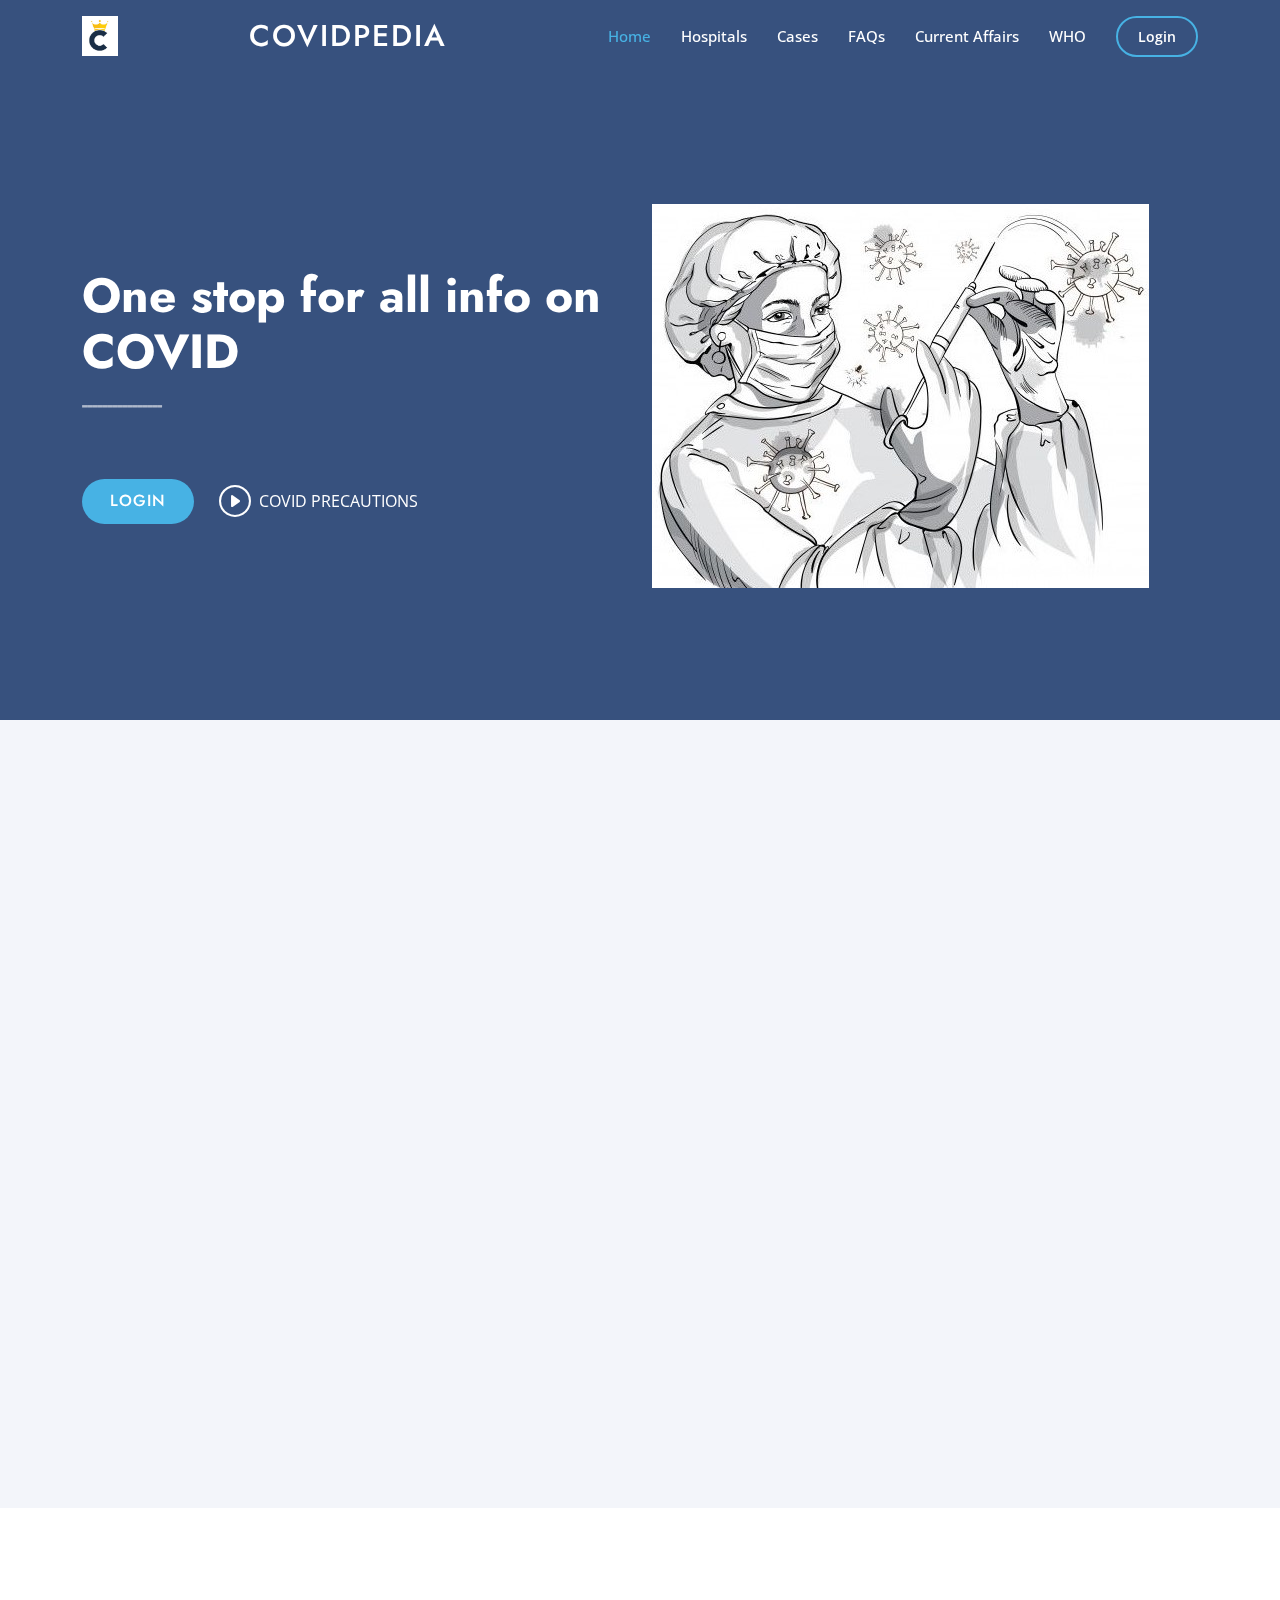
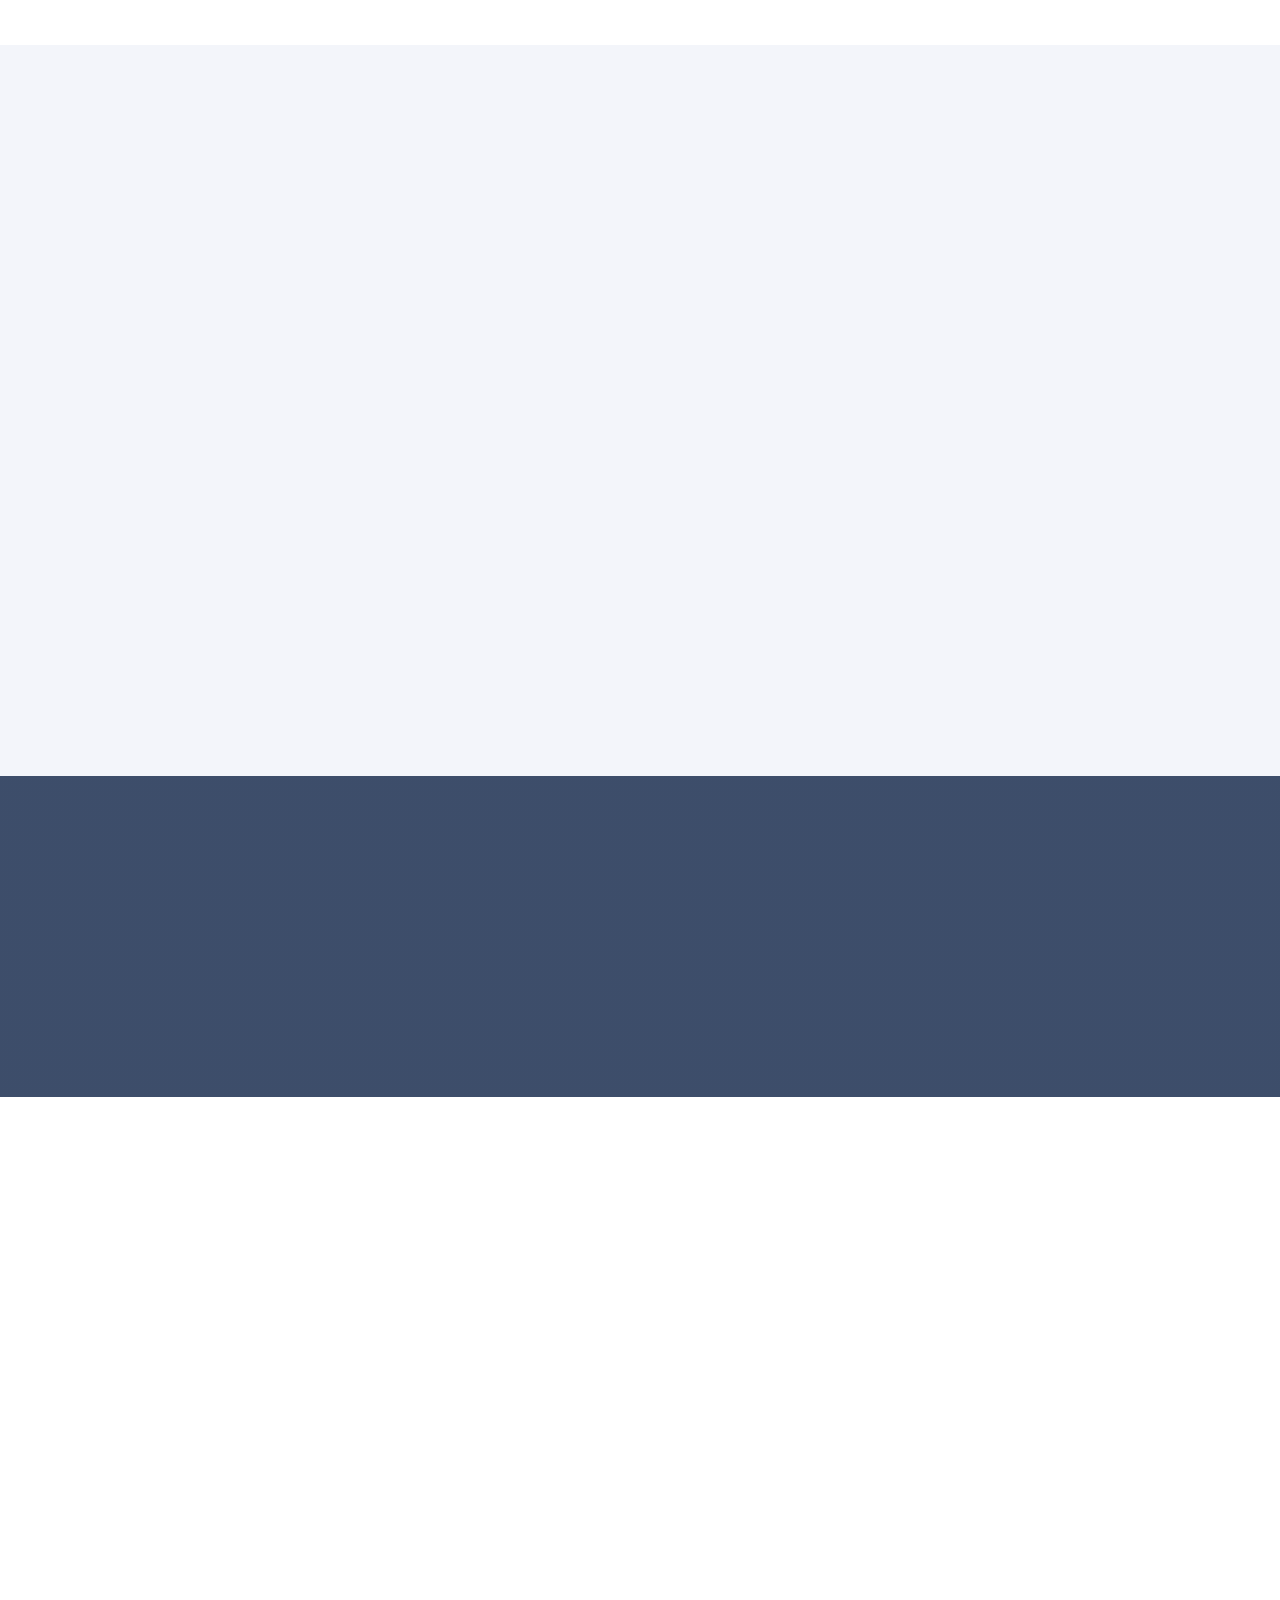
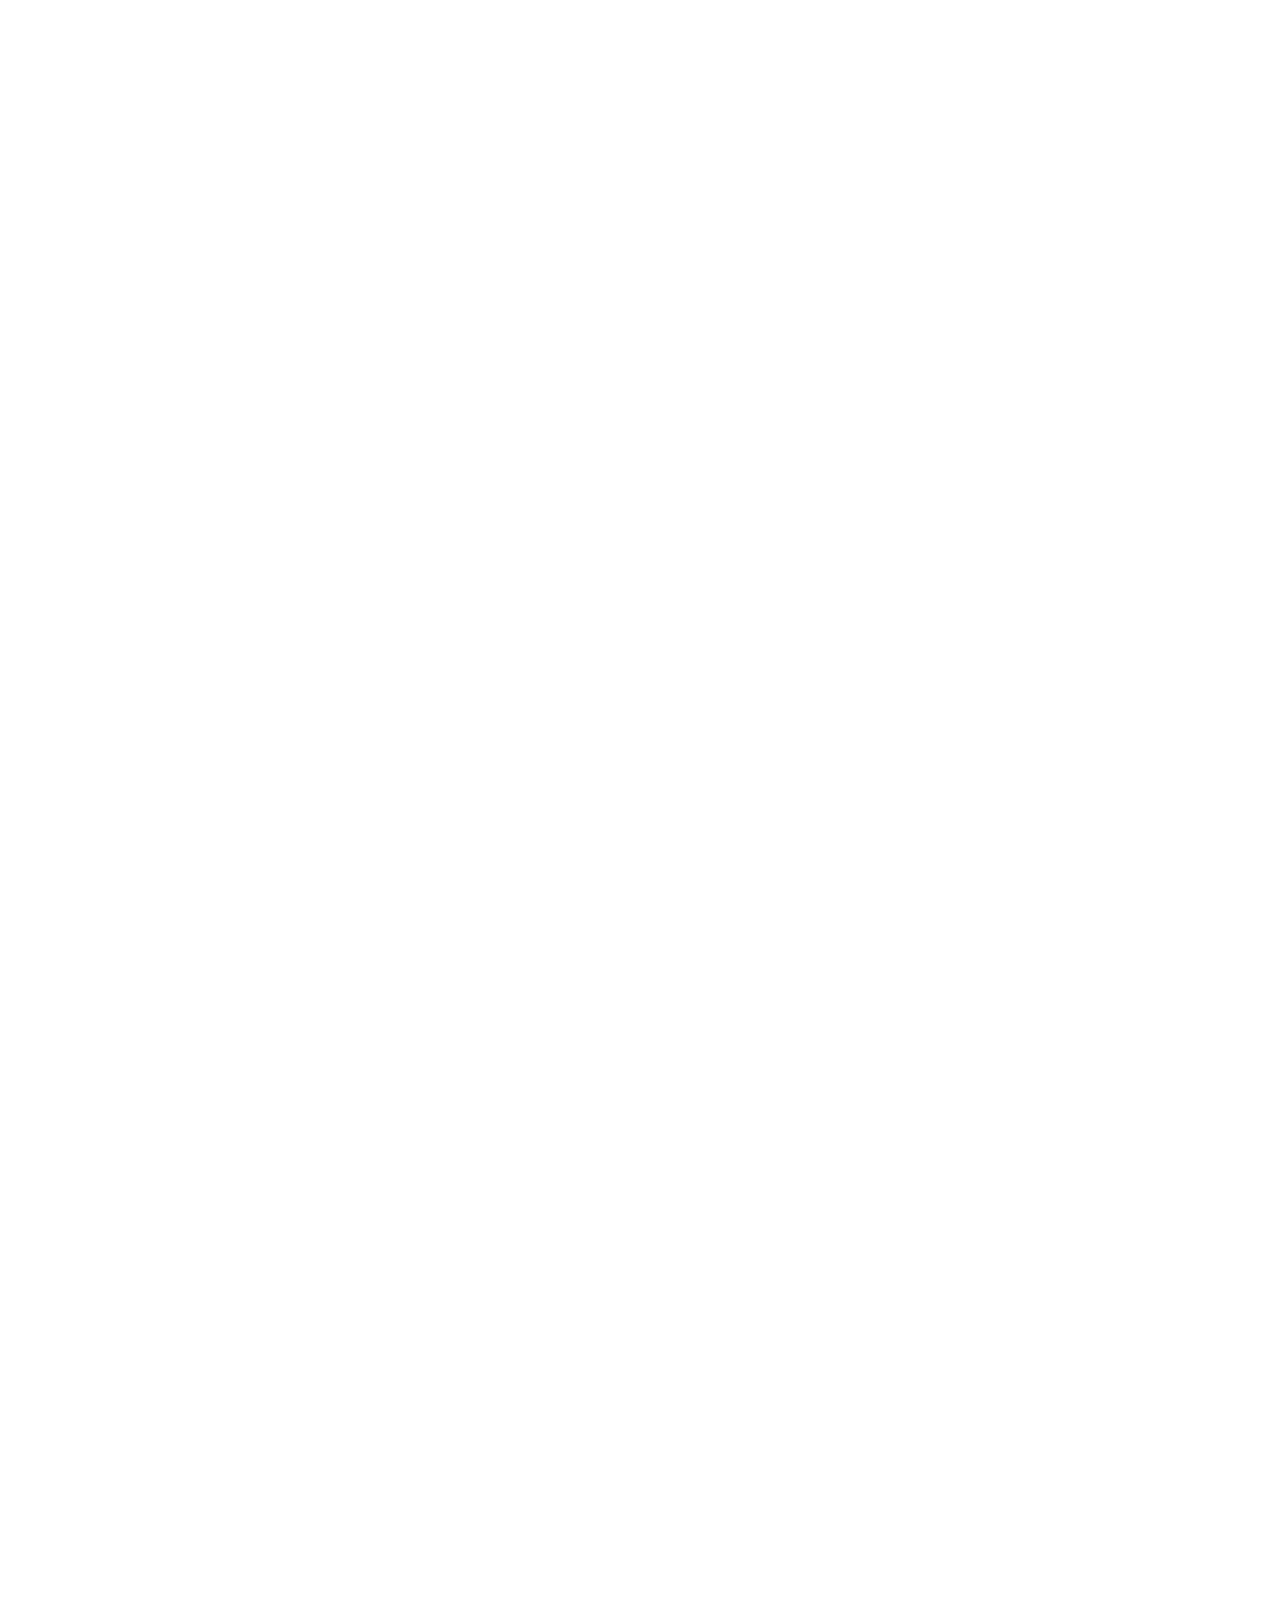
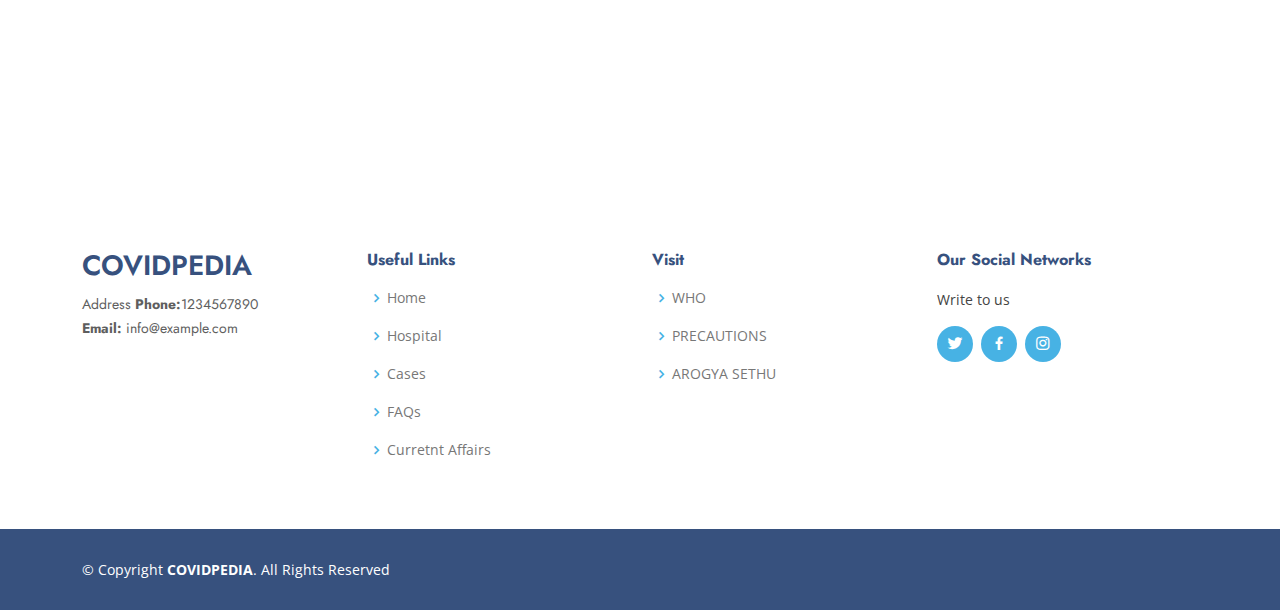
<file: codher/CovidPedia/index.html>
<!DOCTYPE html>
<html lang="en">

<head>
  <meta charset="utf-8">
  <meta content="width=device-width, initial-scale=1.0" name="viewport">

  <title>codHER</title>
  <meta content="" name="description">
  <meta content="" name="keywords">

  <!-- Favicons -->
  <link href="assets/img/favicon.png" rel="icon">

  <!-- Google Fonts -->
  <link href="https://fonts.googleapis.com/css?family=Open+Sans:300,300i,400,400i,600,600i,700,700i|Jost:300,300i,400,400i,500,500i,600,600i,700,700i|Poppins:300,300i,400,400i,500,500i,600,600i,700,700i" rel="stylesheet">

  <!-- Vendor CSS Files -->
  <link href="assets/vendor/aos/aos.css" rel="stylesheet">
  <link href="assets/vendor/bootstrap/css/bootstrap.min.css" rel="stylesheet">
  <link href="assets/vendor/bootstrap-icons/bootstrap-icons.css" rel="stylesheet">
  <link href="assets/vendor/boxicons/css/boxicons.min.css" rel="stylesheet">
  <link href="assets/vendor/glightbox/css/glightbox.min.css" rel="stylesheet">
  <link href="assets/vendor/remixicon/remixicon.css" rel="stylesheet">
  <link href="assets/vendor/swiper/swiper-bundle.min.css" rel="stylesheet">

  <!-- Template Main CSS File -->
  <link href="assets/css/style.css" rel="stylesheet">

</head>

<body>

  <!-- ======= Header ======= -->
  <header id="header" class="fixed-top ">
    <div class="container d-flex align-items-center">
      <a href="index.html" class="logo me-auto"><img src="assets/img/favicon.png" alt=""class="img-fluid"></a>
     <h1 class="logo me-auto"><a href="index.html">COVIDPEDIA</a></h1>
       

      <nav id="navbar" class="navbar">
        <ul>
          <li><a class="nav-link scrollto active" href="#hero">Home</a></li>
          <li><a class="nav-link scrollto" href="#services">Hospitals</a></li>
          <li><a class="nav-link scrollto" href="#skills">Cases</a></li>
		      <li><a class="nav-link scrollto" href="#faq">FAQs</a></li>
          <li><a class="nav-link   scrollto" href="#portfolio">Current Affairs</a></li>
          <li><a class="nav-link scrollto" href="https://www.who.int/emergencies/diseases/novel-coronavirus-2019/advice-for-public/videos">WHO</a></li>
          <li><a class="getstarted scrollto" href="signup.html">Login</a></li>
        </ul>
        <i class="bi bi-list mobile-nav-toggle"></i>
      </nav><!-- .navbar -->

    </div>
  </header><!-- End Header -->

  <!-- ======= Hero Section ======= -->
  <section id="hero" class="d-flex align-items-center">

    <div class="container">
      <div class="row">
        <div class="col-lg-6 d-flex flex-column justify-content-center pt-4 pt-lg-0 order-2 order-lg-1" data-aos="fade-up" data-aos-delay="200">
          <h1>One stop for all info on COVID</h1>
          <h2>----------------</h2>
          <div class="d-flex justify-content-center justify-content-lg-start">
            <a href="#about" class="btn-get-started scrollto">LOGIN</a>
            <a href="https://youtu.be/7egUec9i8gc" class="glightbox btn-watch-video"><i class="bi bi-play-circle"></i><span>COVID PRECAUTIONS</span></a>
          </div>
        </div>
        <div class="col-lg-6 order-1 order-lg-2 hero-img" data-aos="zoom-in" data-aos-delay="200">
          <img src="assets/img/hero.jpeg" class="img-fluid animated" alt="">
        </div>
      </div>
    </div>

  </section><!-- End Hero -->

  <main id="main">
    <section id="services" class="services section-bg">
      <div class="container" data-aos="fade-up">

        <div class="section-title">
          <h2>Hospitals</h2>
          <p>The bed availability data provided on this website is updated daily by the respective hospitals.
		  However, due to the dynamic nature of admissions and discharge the bed availablity status may have changed since the update.
		  We advise you to call the hospital to get the latest status.</p>
        </div>

        <div class="row">
          <div class="col-xl-6 col-md-6 d-flex align-items-stretch mt-4 mt-md-0" data-aos="zoom-in" data-aos-delay="100">
            <div class="icon-box">
              <iframe src="https://www.google.com/maps/d/u/2/embed?mid=1xbfKYNgS3fXL6DDuVN84Ea2k0rHq87Ak"  ></iframe>
            </div>
          </div>
		  
		  
          <div class="col-xl-6 col-md-6 d-flex align-items-stretch mt-4 mt-md-0" data-aos="zoom-in" data-aos-delay="200">
            <div class="icon-box">
            <iframe src="https://www.google.com/maps/d/u/2/embed?mid=1mrFNPF1OidmCRtEbyH5H7uVtyzkTtgTV" ></iframe>
			    </div>
          </div>
        
    
		<div class="col-xl-6 col-md-6 d-flex align-items-stretch mt-4 mt-xl-0" data-aos="zoom-in" data-aos-delay="300">
            <div class="icon-box">
              <iframe src="https://www.google.com/maps/d/u/2/embed?mid=1r6p7hanFRUeH0xoahgch6zi41XrKrIgY"></iframe>
			  </div>
          </div>

          <div class="col-xl-6 col-md-6 d-flex align-items-stretch mt-4 mt-xl-0" data-aos="zoom-in" data-aos-delay="400">
              <div class="icon-box">
              <iframe src="https://www.google.com/maps/d/u/2/embed?mid=1aeHYvnISrq5dlpl3ib-5hA-wlWk4CN22"></iframe>
			  </div>
           
          </div>
		</div>
  

      </div>
    </section><!-- End Services Section -->
	
	
	<!-- ======= Skills Section ======= -->
    <section id="skills" class="skills">
      <div class="container" data-aos="fade-up">

        <div class="row">
          
          <!--<div class="col-md-6 pt-4 pt-lg-0 content" data-aos="fade-left" data-aos-delay="100">
            <div class="col-md-6">
            <h3>Voluptatem dignissimos provident quasi corporis voluptates</h3>
          </div>
          <div class="col-md-6 d-flex align-items-center" data-aos="fade-right" data-aos-delay="100">
            <img src="assets/img/skills.png" class="img-fluid" alt="">
          </div>
            </div>-->
            <div class="container row">
              <div class="col-md-6">
          <div class="infogram-embed" data-id="30ac41c9-317e-4160-983b-815fc542c159" 
          data-type="interactive" data-title="distirct"></div>
          <script>!function(e,i,n,s){var t="InfogramEmbeds",d=e.getElementsByTagName("script")[0];
          if(window[t]&&window[t].initialized)window[t].process&&window[t].process();else if(!e.getElementById(n)){var o=e.createElement("script");o.async=1,o.id=n,o.src="https://e.infogram.com/js/dist/embed-loader-min.js",d.parentNode.insertBefore(o,d)}}(document,0,"infogram-async");</script>
          </div>
          <div class="col-md-6">
          <div class="infogram-embed" data-id="de4da475-d4b3-43d9-8bae-737619fe4f0f" data-type="interactive" data-title="Line chart"></div>
          <script>!function(e,i,n,s){var t="InfogramEmbeds",d=e.getElementsByTagName("script")[0];if(window[t]&&window[t].initialized)window[t].process&&window[t].process();else if(!e.getElementById(n)){var o=e.createElement("script");o.async=1,o.id=n,o.src="https://e.infogram.com/js/dist/embed-loader-min.js",d.parentNode.insertBefore(o,d)}}(document,0,"infogram-async");</script><div style="padding:8px 0;font-family:Arial!important;font-size:13px!important;line-height:15px!important;text-align:center;border-top:1px solid #dadada;margin:0 30px"></div>
          </div>
        </div>
        <div class="container">
          <div class="infogram-embed" data-id="f578d853-a9f9-49a3-96e5-c611b66b9fbb" data-type="interactive" data-title="District wise"></div><script>!function(e,i,n,s){var t="InfogramEmbeds",d=e.getElementsByTagName("script")[0];if(window[t]&&window[t].initialized)window[t].process&&window[t].process();else if(!e.getElementById(n)){var o=e.createElement("script");o.async=1,o.id=n,o.src="https://e.infogram.com/js/dist/embed-loader-min.js",d.parentNode.insertBefore(o,d)}}(document,0,"infogram-async");</script></div>
        </div>
      </div>
    </section><!-- End Skills Section -->
	
	<!-- ======= Frequently Asked Questions Section ======= -->
    <section id="faq" class="faq section-bg">
      <div class="container" data-aos="fade-up">

        <div class="section-title">
          <h2>Frequently Asked Questions</h2>
          <p>Clear your doubts</p>
        </div>

        <div class="faq-list">
          <ul>
            <li data-aos="fade-up" data-aos-delay="100">
              <i class="bx bx-help-circle icon-help"></i> <a data-bs-toggle="collapse" class="collapse" data-bs-target="#faq-list-1">Why should people wear masks?<i class="bx bx-chevron-down icon-show"></i><i class="bx bx-chevron-up icon-close"></i></a>
              <div id="faq-list-1" class="collapse show" data-bs-parent=".faq-list">
                <p>
                  Masks are an essential tool for preventing transmission and saving lives.

Physical distancing, avoiding crowded, closed and close-contact conditions, good ventilation, washing hands, covering sneezes and coughs, and more can all be part of a holistic "Do it all!" solution that includes masks.
                </p>
              </div>
            </li>

            <li data-aos="fade-up" data-aos-delay="200">
              <i class="bx bx-help-circle icon-help"></i> <a data-bs-toggle="collapse" data-bs-target="#faq-list-2" class="collapsed">Can i wear mask while exercising? <i class="bx bx-chevron-down icon-show"></i><i class="bx bx-chevron-up icon-close"></i></a>
              <div id="faq-list-2" class="collapse" data-bs-parent=".faq-list">
                <p>
                  Masks should not be worn during vigorous physical activity, even if you are in a COVID-19 transmitting field, since they can reduce your breathing ability. Keep at least 1 metre away from others when exercising, and if you're exercising indoors, make sure there's enough ventilation.
                </p>
              </div>
            </li>

            <li data-aos="fade-up" data-aos-delay="300">
              <i class="bx bx-help-circle icon-help"></i> <a data-bs-toggle="collapse" data-bs-target="#faq-list-3" class="collapsed">Where can I get the vaccine from?<i class="bx bx-chevron-down icon-show"></i><i class="bx bx-chevron-up icon-close"></i></a>
              <div id="faq-list-3" class="collapse" data-bs-parent=".faq-list">
                <p>
                  Where can I get the vaccine from?
Vaccines are available from Government and Private Health Facilities as notified, known as COVID Vaccination Centres (CVCs)
                </p>
              </div>
            </li>

            <li data-aos="fade-up" data-aos-delay="400">
              <i class="bx bx-help-circle icon-help"></i> <a data-bs-toggle="collapse" data-bs-target="#faq-list-4" class="collapsed">Where to register for vaccination? <i class="bx bx-chevron-down icon-show"></i><i class="bx bx-chevron-up icon-close"></i></a>
              <div id="faq-list-4" class="collapse" data-bs-parent=".faq-list">
                <p>
                  Register on the Co-WIN Portal and schedule your vaccination appointment. https://www.cowin.gov.in/home
                </p>
              </div>
            </li>

            <li data-aos="fade-up" data-aos-delay="500">
              <i class="bx bx-help-circle icon-help"></i> <a data-bs-toggle="collapse" data-bs-target="#faq-list-5" class="collapsed">Will a Photo ID be required at the time of registration?<i class="bx bx-chevron-down icon-show"></i><i class="bx bx-chevron-up icon-close"></i></a>
              <div id="faq-list-5" class="collapse" data-bs-parent=".faq-list">
                <p>
The Photo ID produced at the time of registration must be produced and verified at the time of vaccination.
                </p>
              </div>
            </li>

          </ul>
        </div>

      </div>
    </section><!-- End Frequently Asked Questions Section -->

    <!-- ======= Cta Section ======= -->
    <section id="cta" class="cta">
      <div class="container" data-aos="zoom-in">

        <div class="row">
          <div class="col-lg-9 text-center text-lg-start">
            <h3>Vaccinate Now</h3>
            <p>Let's fight against covid</p>
          </div>
          <div class="col-lg-3 cta-btn-container text-center">
            <a class="cta-btn align-middle" href="https://www.cowin.gov.in/home">Vaccinate Now</a>
          </div>
        </div>

      </div>
    </section><!-- End Cta Section -->

    <section id="portfolio" class="portfolio">
      <div class="container" data-aos="fade-up">

        <div class="section-title">
          <h2>Current Affairs</h2>
          <p>Know what's happenning around you!</p>
        </div>

        <ul id="portfolio-flters" class="d-flex justify-content-center" data-aos="fade-up" data-aos-delay="100">
          <li data-filter="*" class="filter-active">All</li>
          <li data-filter=".filter-app">Precautions</li>
          <li data-filter=".filter-card">Symptoms</li>
          <li data-filter=".filter-web">Vaccination</li>
        </ul>

        <div class="row portfolio-container" data-aos="fade-up" data-aos-delay="200">

          <div class="col-lg-4 col-md-6 portfolio-item filter-app">
            <div class="portfolio-img"><img src = "assets/img/portfolio/pre.gif" class="img-fluid" alt="" ></div>
            <div class="portfolio-info">
              <h4>Video</h4>
              <p style="font-size:12px;">Taking care of mild covid cases at home</p>
              <a href="assets/img/portfolio/pre.gif" data-gallery="portfolioGallery" title="App 1"></a>
              <a href="https://youtu.be/xTvd7oAEyhs" class="details-link" title="More Details"><i class="bx bx-link"></i>Visit</a>
            </div>
          </div>

          <div class="col-lg-4 col-md-6 portfolio-item filter-web">
            
            <div class="portfolio-img"><img src="assets/img/portfolio/vac.gif" class="img-fluid" alt=""></div>
            <div class="portfolio-info">
              <h4>Calling people for a cause</h4>
              <p style="font-size:12px;">Vaccinate-Together we will fight against covid</p>
              <a href="assets/img/portfolio/vac.gif" data-gallery="portfolioGallery" title="Web 3"></a>
              <a href="https://youtu.be/uWGTciX795o" class="details-link" title="More Details"><i class="bx bx-link"></i>Visit</a>
            </div>
          </div>

          <div class="col-lg-4 col-md-6 portfolio-item filter-app">
            <div class="portfolio-img"><img src="assets/img/portfolio/pre.gif" class="img-fluid" alt=""></div>
            <div class="portfolio-info">
              <h4>News</h4>
              <p style="font-size:14px;">General precautions</p>
              <a href="assets/img/portfolio/pre.gif" data-gallery="portfolioGallery" class="portfolio-lightbox preview-link" title="App 2"></a>
              <a href="https://youtu.be/-Fdo_HT3X80" class="details-link" title="More Details"><i class="bx bx-link"></i>Visit</a>
            </div>
          </div>

          <div class="col-lg-4 col-md-6 portfolio-item filter-card">
            <div class="portfolio-img"><img src="assets/img/portfolio/symp.gif" class="img-fluid" alt=""></div>
            <div class="portfolio-info">
              <h4>News</h4>
              <p style="font-size:14px;">Oral symptoms</p>
              <a href="assets/img/portfolio/symp.gif" data-gallery="portfolioGallery" class="portfolio-lightbox preview-link" title="Card 2"></a>
              <a href="https://youtu.be/12SEeJANvHE" class="details-link" title="More Details"><i class="bx bx-link"></i>Visit</a>
            </div>
          </div>

          <div class="col-lg-4 col-md-6 portfolio-item filter-web">
            <div class="portfolio-img"><img src="assets/img/portfolio/vac.gif" class="img-fluid" alt=""></div>
            <div class="portfolio-info">
              <h4>Video</h4>
              <p style="font-size:14px;">Know more about vaccines</p>
              <a href="assets/img/portfolio/vac.gif" data-gallery="portfolioGallery" class="portfolio-lightbox preview-link" title="Web 2"></a>
              <a href="https://youtu.be/K3odScka55A" class="details-link" title="More Details"><i class="bx bx-link"></i>Visit</a>
            </div>
          </div>

          <div class="col-lg-4 col-md-6 portfolio-item filter-app">
            <div class="portfolio-img"><img src="assets/img/portfolio/pre.gif" class="img-fluid" alt=""></div>
            <div class="portfolio-info">
              <h4>News</h4>
              <p style="font-size:14px;">Second wave</p>
              <a href="assets/img/portfolio/pre.gif" data-gallery="portfolioGallery" class="portfolio-lightbox preview-link" title="App 3"></a>
              <a href="https://www.india.com/health/coronavirus-second-wave-symptoms-fatigue-and-unexplained-weakness-early-indicators-of-covid-19-4626697/" class="details-link" title="More Details"><i class="bx bx-link"></i>Visit</a>
            </div>
          </div>

          <div class="col-lg-4 col-md-6 portfolio-item filter-card">
            <div class="portfolio-img"><img src="assets/img/portfolio/symp.gif" class="img-fluid" alt=""></div>
            <div class="portfolio-info">
              <h4>Article</h4>
              <p style="font-size:14px;">What does WHO say?</p>
              <a href="assets/img/portfolio/symp.gif" data-gallery="portfolioGallery" class="portfolio-lightbox preview-link" title="Card 1"></a>
              <a href="https://www.who.int/health-topics/coronavirus#tab=tab_1" class="details-link" title="More Details"><i class="bx bx-link"></i>Visit</a>
            </div>
          </div>

          <div class="col-lg-4 col-md-6 portfolio-item filter-card">
            <div class="portfolio-img"><img src="assets/img/portfolio/symp.gif" class="img-fluid" alt=""></div>
            <div class="portfolio-info">
              <h4>Article</h4>
              <p style="font-size:14px;">A note from CDC</p>
              <a href="assets/img/portfolio/symp.gif" data-gallery="portfolioGallery" class="portfolio-lightbox preview-link" title="Card 3"></a>
              <a href="https://www.cdc.gov/coronavirus/2019-ncov/symptoms-testing/symptoms.html" class="details-link" title="More Details"><i class="bx bx-link"></i>Visit</a>
            </div>
          </div>

          <div class="col-lg-4 col-md-6 portfolio-item filter-web">
            <div class="portfolio-img"><img src="assets/img/portfolio/vac.gif" class="img-fluid" alt=""></div>
            <div class="portfolio-info">
              <h4>News</h4>
              <p style="font-size:14px;">Vaccination details</p>
              <a href="assets/img/portfolio/vac.gif" data-gallery="portfolioGallery" class="portfolio-lightbox preview-link" title="Web 3"></a>
              <a href="https://www.who.int/emergencies/diseases/novel-coronavirus-2019/covid-19-vaccines" class="details-link" title="More Details"><i class="bx bx-link"></i>Visit</a>
            </div>
          </div>

        </div>

      </div>
    </section>
    <!-- ======= Contact Section ======= -->
    <section id="contact" class="contact">
      <div class="container" data-aos="fade-up">

        <div class="section-title">
          <h2>Contact</h2>
        </div>

        <div class="row">

          <div class="col-lg-5 d-flex align-items-stretch">
            <div class="info">
              <div class="address">
                <i class="bi bi-geo-alt"></i>
                <h4>Location:</h4>
                <p>CEG,Guindy</p>
              </div>

              <div class="email">
                <i class="bi bi-envelope"></i>
                <h4>Email:</h4>
                <p>info@example.com</p>
              </div>

              <div class="phone">
                <i class="bi bi-phone"></i>
                <h4>Call:</h4>
                <p>1234567890</p>
              </div>

              <iframe src="https://www.google.com/maps/d/u/2/embed?mid=1IPWWWPUZNBribwICz8eMmePsXPHvqyCB" frameborder="0" style="border:0; width: 100%; height: 290px;" allowfullscreen></iframe>
            </div>

          </div>

          <div class="col-lg-7 mt-5 mt-lg-0 d-flex align-items-stretch">
            <form action="forms/contact.php" method="post" role="form" class="php-email-form">
              <div class="row">
                <div class="form-group col-md-6">
                  <label for="name">Your Name</label>
                  <input type="text" name="name" class="form-control" id="name" required>
                </div>
                <div class="form-group col-md-6">
                  <label for="name">Your Email</label>
                  <input type="email" class="form-control" name="email" id="email" required>
                </div>
              </div>
              <div class="form-group">
                <label for="name">Subject</label>
                <input type="text" class="form-control" name="subject" id="subject" required>
              </div>
              <div class="form-group">
                <label for="name">Message</label>
                <textarea class="form-control" name="message" rows="10" required></textarea>
              </div>
              <div class="my-3">
                <div class="loading">Loading</div>
                <div class="error-message"></div>
                <div class="sent-message">Your message has been sent. Thank you!</div>
              </div>
              <div class="text-center"><button type="submit">Send Message</button></div>
            </form>
          </div>

        </div>

      </div>
    </section><!-- End Contact Section -->

  </main><!-- End #main -->
<div class="container col-md-3" id="div1">
<iframe
    allow="microphone;"
    width="350"
    height="430"
    src="https://console.dialogflow.com/api-client/demo/embedded/272bf157-fb5b-4987-acd0-13967596737b">
</iframe>
</div>

  <!-- ======= Footer ======= -->
  <footer id="footer">

    <div class="footer-top">
      <div class="container">
        <div class="row">

          <div class="col-lg-3 col-md-6 footer-contact">
            <h3>COVIDPEDIA</h3>
            <p>
              Address
              <strong>Phone:</strong>1234567890<br>
              <strong>Email:</strong> info@example.com<br>
            </p>
          </div>

          <div class="col-lg-3 col-md-6 footer-links">
            <h4>Useful Links</h4>
            <ul>
              <li><i class="bx bx-chevron-right"></i> <a href="#">Home</a></li>
              <li><i class="bx bx-chevron-right"></i> <a href="#services">Hospital</a></li>
              <li><i class="bx bx-chevron-right"></i> <a href="#skills">Cases</a></li>
              <li><i class="bx bx-chevron-right"></i> <a href="#faq">FAQs</a></li>
              <li><i class="bx bx-chevron-right"></i> <a href="#portfolio">Curretnt Affairs</a></li>
            </ul>
          </div>

          <div class="col-lg-3 col-md-6 footer-links">
            <h4>Visit</h4>
            <ul>
              <li><i class="bx bx-chevron-right"></i> <a href="https://www.who.int/emergencies/diseases/novel-coronavirus-2019/advice-for-public/videos">WHO</a></li>
              <li><i class="bx bx-chevron-right"></i> <a href="https://youtu.be/7egUec9i8gc">PRECAUTIONS</a></li>
              <li><i class="bx bx-chevron-right"></i> <a href="https://tamilnadu.mygov.in/">AROGYA SETHU</a></li>
            </ul>
          </div>

          <div class="col-lg-3 col-md-6 footer-links">
            <h4>Our Social Networks</h4>
            <p>Write to us</p>
            <div class="social-links mt-3">
              <a href="#" class="twitter"><i class="bx bxl-twitter"></i></a>
              <a href="#" class="facebook"><i class="bx bxl-facebook"></i></a>
              <a href="#" class="instagram"><i class="bx bxl-instagram"></i></a>
            </div>
          </div>

        </div>
      </div>
    </div>

    <div class="container footer-bottom clearfix">
      <div class="copyright">
        &copy; Copyright <strong><span>COVIDPEDIA</span></strong>. All Rights Reserved
      </div>
    </div>
  </footer><!-- End Footer -->

  <div id="preloader"></div>
  <a href="#" class="back-to-top d-flex align-items-center justify-content-center"><i class="bi bi-arrow-up-short"></i></a>
  
  <!-- Vendor JS Files -->
  <script src="assets/vendor/aos/aos.js"></script>
  <script src="assets/vendor/bootstrap/js/bootstrap.bundle.min.js"></script>
  <script src="assets/vendor/glightbox/js/glightbox.min.js"></script>
  <script src="assets/vendor/isotope-layout/isotope.pkgd.min.js"></script>
  <script src="assets/vendor/php-email-form/validate.js"></script>
  <script src="assets/vendor/swiper/swiper-bundle.min.js"></script>
  <script src="assets/vendor/waypoints/noframework.waypoints.js"></script>

  <!-- Template Main JS File -->
  <script src="assets/js/main.js"></script>

</body>

</html>
</file>
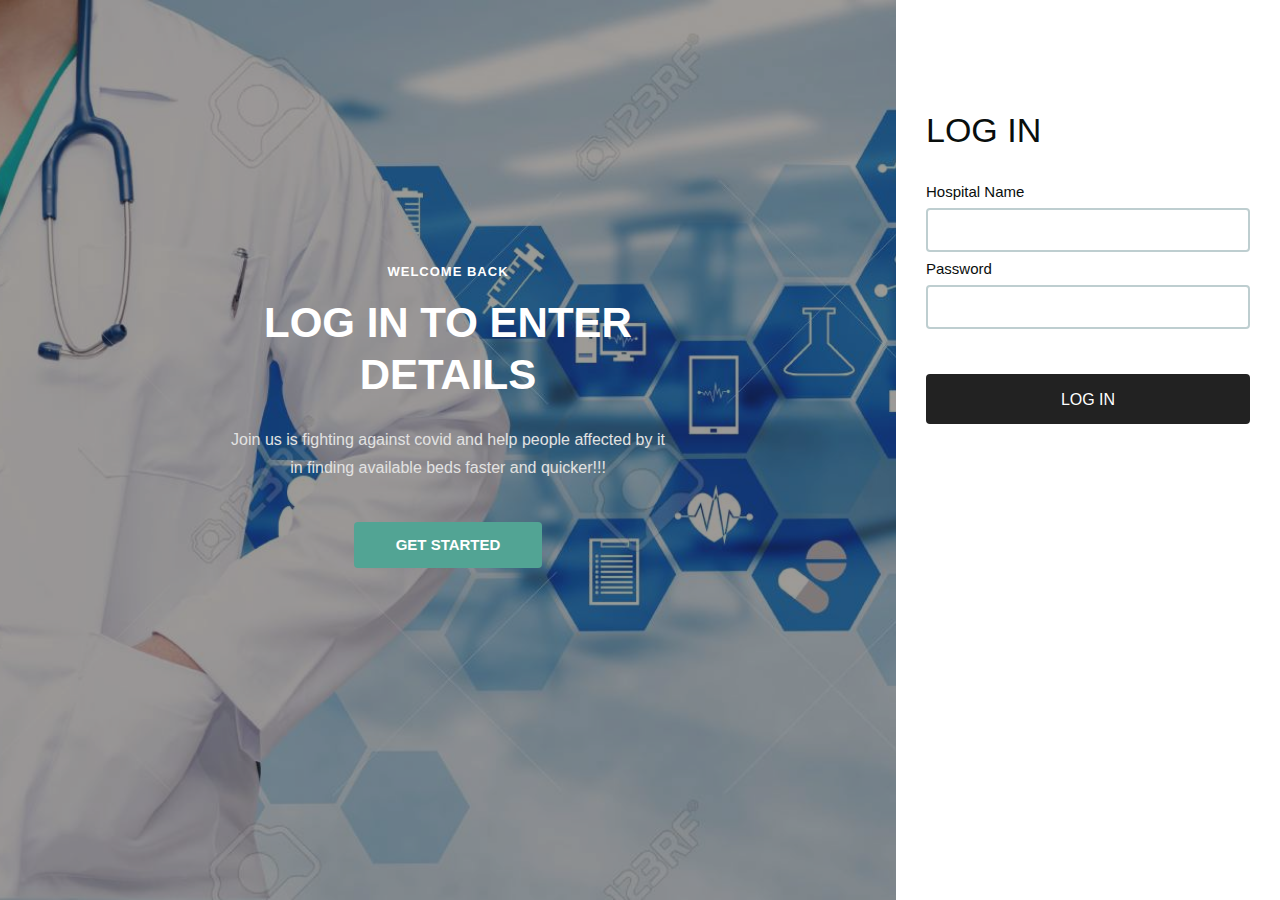
<file: codher/CovidPedia/login.html>
<!DOCTYPE html>
<html lang="zxx">

<head>
	<title>codHER</title>
	<!-- Meta tag Keywords -->
	<meta name="viewport" content="width=device-width, initial-scale=1">
	<meta charset="UTF-8" />
	<meta name="keywords"
		content="hospital sign up log in" />
	<link href="favicon.png" rel="icon">
	<link href="apple-touch-icon.png" rel="apple-touch-icon">
	<script>
		addEventListener("load", function () {
			setTimeout(hideURLbar, 0);
		}, false);

		function hideURLbar() {
			window.scrollTo(0, 1);
		}
	</script>
	<!-- //Meta tag Keywords -->
	<!--/Style-CSS -->
	<link rel="stylesheet" href="css/style.css" type="text/css" media="all" />
	<!--//Style-CSS -->
</head>

<body>
	<!-- /login-section -->
	<section class="w3l-login-6">
		<div class="login-hny">
			<div class="form-content">
				<div class="form-right">
					<div class="overlay">
						<div class="grid-info-form">
							<h5>WELCOME BACK</h5>
							<h3>LOG IN TO ENTER DETAILS </h3>
							<p>Join us is fighting against covid and help people affected by it
							in finding available beds faster and quicker!!!</p>
							<a href="index.html" class="read-more-1 btn">Get Started</a>
						</div>
					
					</div>
				</div>
				<div class="form-left">
					<div class="middle">
						<h4>LOG IN</h4>
						<!-- <p>Create Your Account</p>
-->					</div>
					<form action="#" method="post" class="signin-form">
							<div class="form-input">
								<label>Hospital Name</label>
								<input type="text" name="" placeholder="" required />
							<!--</div>
							<div class="form-input">
								<label>Hospital Email</label>
								<input type="email" name="" placeholder="" required />
							</div>
							<div class="form-input">
								<label>Contact number</label>
								<input type="number" name="" placeholder="" required />
							</div> -->
							<div class="form-input">
								<label>Password</label>
								<input type="password" name="" placeholder="" required />
							</div>
							
							<!--<label class="container">I agree to <a href="#">Conditions</a> of Use and <a href="#">Privacy</a>
								<input type="checkbox">
								<span class="checkmark"></span>
							</label> -->
							<button class="btn">LOG IN</button>
					</form>
					<!--<div class="copy-right text-center">
						<p>© 2019 Invent Signup. All rights reserved | Design by
								<a href="http://w3layouts.com/" target="_blank">W3layouts</a></p>
					 </div> -->
				</div>
				
			</div>
			
		</div>
	</section>
	<!-- //login-section -->
</body>

</html>
</file>
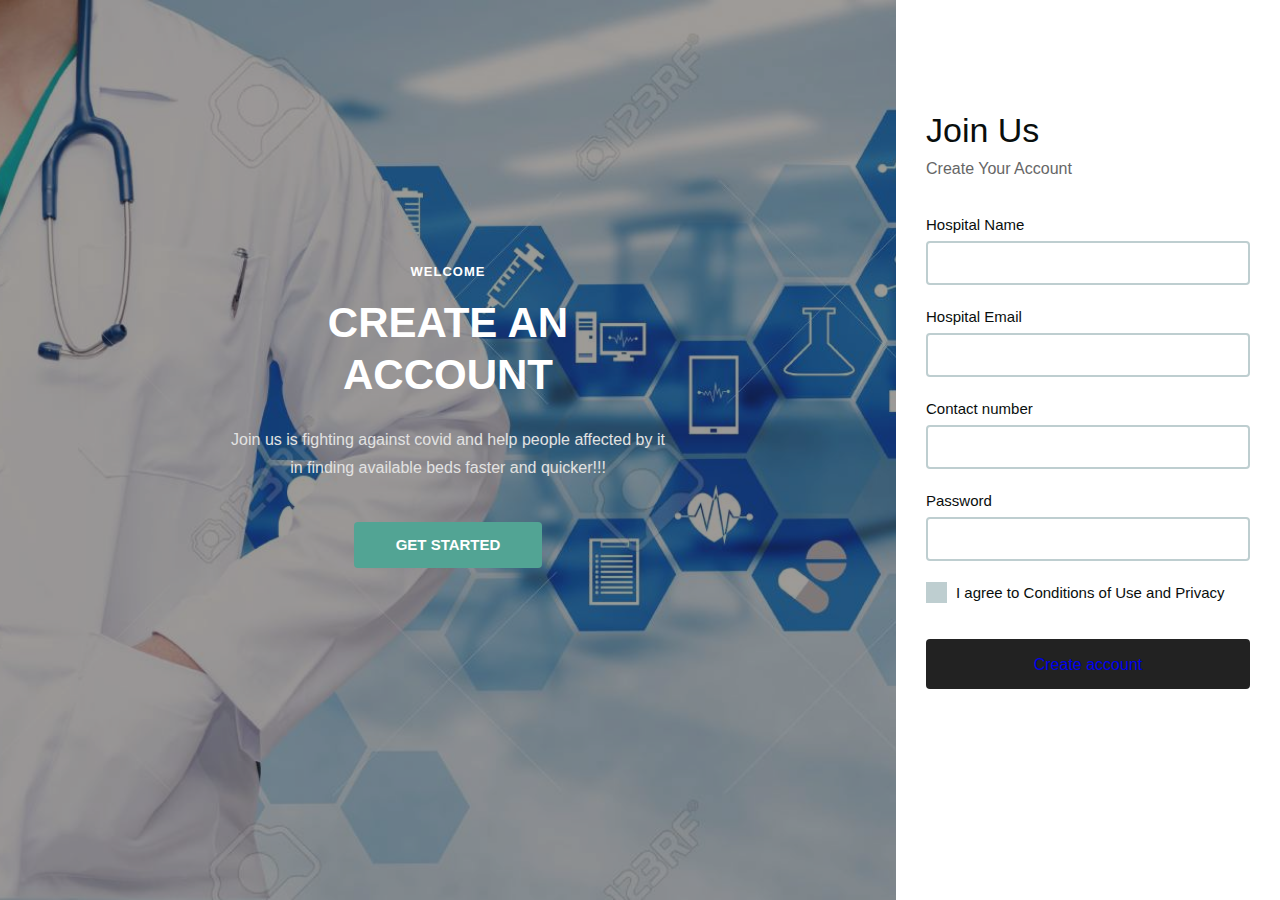
<file: codher/CovidPedia/signup.html>
<!DOCTYPE html>
<html lang="zxx">

<head>
	<title>codHER</title>
	<!-- Meta tag Keywords -->
	<meta name="viewport" content="width=device-width, initial-scale=1">
	<meta charset="UTF-8" />
	<meta name="keywords"
		content="hospital sign up log in" />
	<link href="assests/favicon.png" rel="icon">
	<script>
		addEventListener("load", function () {
			setTimeout(hideURLbar, 0);
		}, false);

		function hideURLbar() {
			window.scrollTo(0, 1);
		}
	</script>
	<!-- //Meta tag Keywords -->
	<!--/Style-CSS -->
	<link rel="stylesheet" href="css/style.css" type="text/css" media="all" />
	<!--//Style-CSS -->
</head>

<body>
	<!-- /login-section -->
	<section class="w3l-login-6">
		<div class="login-hny">
			<div class="form-content">
				<div class="form-right">
					<div class="overlay">
						<div class="grid-info-form">
							<h5>WELCOME</h5>
							<h3>CREATE AN ACCOUNT </h3>
							<p>Join us is fighting against covid and help people affected by it
							in finding available beds faster and quicker!!!</p>
							<a href="index.html" class="read-more-1 btn">Get Started</a>
						</div>
					
					</div>
				</div>
				<div class="form-left">
					<div class="middle">
						<h4>Join Us</h4>
						<p>Create Your Account</p>
					</div>
					<form action="#" method="post" class="signin-form">
							<div class="form-input">
								<label>Hospital Name</label>
								<input type="text" name="" placeholder="" required />
							</div>
							<div class="form-input">
								<label>Hospital Email</label>
								<input type="email" name="" placeholder="" required />
							</div>
							<div class="form-input">
								<label>Contact number</label>
								<input type="number" name="" placeholder="" required />
							</div>
							<div class="form-input">
								<label>Password</label>
								<input type="password" name="" placeholder="" required />
							</div>
							
							<label class="container">I agree to <a href="#">Conditions</a> of Use and <a href="#">Privacy</a>
								<input type="checkbox">
								<span class="checkmark"></span>
							</label>
							<button class="btn"><a href= "login.html">Create account</a></button>
					</form>
					<!--<div class="copy-right text-center">
						<p>© 2019 Invent Signup. All rights reserved | Design by
								<a href="http://w3layouts.com/" target="_blank">W3layouts</a></p>
					 </div> -->
				</div>
				
			</div>
			
		</div>
	</section>
	<!-- //login-section -->
</body>

</html>
</file>
<file: codher/CovidPedia/assets/css/style.css>
body {
  font-family: "Open Sans", sans-serif;
  color: #444444;
}

a {
  color: #47b2e4;
  text-decoration: none;
}

a:hover {
  color: #73c5eb;
  text-decoration: none;
}

h1, h2, h3, h4, h5, h6 {
  font-family: "Jost", sans-serif;
}

/*--------------------------------------------------------------
# Preloader
--------------------------------------------------------------*/
#preloader {
  position: fixed;
  top: 0;
  left: 0;
  right: 0;
  bottom: 0;
  z-index: 9999;
  overflow: hidden;
  background: #37517e;
}

#preloader:before {
  content: "";
  position: fixed;
  top: calc(50% - 30px);
  left: calc(50% - 30px);
  border: 6px solid #37517e;
  border-top-color: #fff;
  border-bottom-color: #fff;
  border-radius: 50%;
  width: 60px;
  height: 60px;
  -webkit-animation: animate-preloader 1s linear infinite;
  animation: animate-preloader 1s linear infinite;
}

@-webkit-keyframes animate-preloader {
  0% {
    transform: rotate(0deg);
  }
  100% {
    transform: rotate(360deg);
  }
}

@keyframes animate-preloader {
  0% {
    transform: rotate(0deg);
  }
  100% {
    transform: rotate(360deg);
  }
}

/*--------------------------------------------------------------
# Back to top button
--------------------------------------------------------------*/
.back-to-top {
  position: fixed;
  visibility: hidden;
  opacity: 0;
  right: 15px;
  bottom: 15px;
  z-index: 996;
  background: #47b2e4;
  width: 40px;
  height: 40px;
  border-radius: 50px;
  transition: all 0.4s;
}

.back-to-top i {
  font-size: 24px;
  color: #fff;
  line-height: 0;
}

.back-to-top:hover {
  background: #6bc1e9;
  color: #fff;
}

.back-to-top.active {
  visibility: visible;
  opacity: 1;
}

/*--------------------------------------------------------------
# Header
--------------------------------------------------------------*/
#header {
  transition: all 0.5s;
  z-index: 997;
  padding: 15px 0;
}

#header.header-scrolled, #header.header-inner-pages {
  background: rgba(40, 58, 90, 0.9);
}

#header .logo {
  font-size: 30px;
  margin: 0;
  padding: 0;
  line-height: 1;
  font-weight: 500;
  letter-spacing: 2px;
  text-transform: uppercase;
}

#header .logo a {
  color: #fff;
}

#header .logo img {
  max-height: 40px;
}

/*--------------------------------------------------------------
# Navigation Menu
--------------------------------------------------------------*/
/**
* Desktop Navigation 
*/
.navbar {
  padding: 0;
}

.navbar ul {
  margin: 0;
  padding: 0;
  display: flex;
  list-style: none;
  align-items: center;
}

.navbar li {
  position: relative;
}

.navbar a {
  display: flex;
  align-items: center;
  justify-content: space-between;
  padding: 10px 0 10px 30px;
  font-size: 15px;
  font-weight: 500;
  color: #fff;
  white-space: nowrap;
  transition: 0.3s;
}

.navbar a i {
  font-size: 12px;
  line-height: 0;
  margin-left: 5px;
}

.navbar a:hover, .navbar .active, .navbar li:hover > a {
  color: #47b2e4;
}

.navbar .getstarted {
  padding: 8px 20px;
  margin-left: 30px;
  border-radius: 50px;
  color: #fff;
  font-size: 14px;
  border: 2px solid #47b2e4;
  font-weight: 600;
}

.navbar .getstarted:hover {
  color: #fff;
  background: #31a9e1;
}

.navbar .dropdown ul {
  display: block;
  position: absolute;
  left: 14px;
  top: calc(100% + 30px);
  margin: 0;
  padding: 10px 0;
  z-index: 99;
  opacity: 0;
  visibility: hidden;
  background: #fff;
  box-shadow: 0px 0px 30px rgba(127, 137, 161, 0.25);
  transition: 0.3s;
  border-radius: 4px;
}

.navbar .dropdown ul li {
  min-width: 200px;
}

.navbar .dropdown ul a {
  padding: 10px 20px;
  font-size: 14px;
  text-transform: none;
  font-weight: 500;
  color: #0c3c53;
}

.navbar .dropdown ul a i {
  font-size: 12px;
}

.navbar .dropdown ul a:hover, .navbar .dropdown ul .active:hover, .navbar .dropdown ul li:hover > a {
  color: #47b2e4;
}

.navbar .dropdown:hover > ul {
  opacity: 1;
  top: 100%;
  visibility: visible;
}

.navbar .dropdown .dropdown ul {
  top: 0;
  left: calc(100% - 30px);
  visibility: hidden;
}

.navbar .dropdown .dropdown:hover > ul {
  opacity: 1;
  top: 0;
  left: 100%;
  visibility: visible;
}

@media (max-width: 1366px) {
  .navbar .dropdown .dropdown ul {
    left: -90%;
  }
  .navbar .dropdown .dropdown:hover > ul {
    left: -100%;
  }
}

/**
* Mobile Navigation 
*/
.mobile-nav-toggle {
  color: #fff;
  font-size: 28px;
  cursor: pointer;
  display: none;
  line-height: 0;
  transition: 0.5s;
}

.mobile-nav-toggle.bi-x {
  color: #fff;
}

@media (max-width: 991px) {
  .mobile-nav-toggle {
    display: block;
  }
  .navbar ul {
    display: none;
  }
}

.navbar-mobile {
  position: fixed;
  overflow: hidden;
  top: 0;
  right: 0;
  left: 0;
  bottom: 0;
  background: rgba(40, 58, 90, 0.9);
  transition: 0.3s;
  z-index: 999;
}

.navbar-mobile .mobile-nav-toggle {
  position: absolute;
  top: 15px;
  right: 15px;
}

.navbar-mobile ul {
  display: block;
  position: absolute;
  top: 55px;
  right: 15px;
  bottom: 15px;
  left: 15px;
  padding: 10px 0;
  border-radius: 10px;
  background-color: #fff;
  overflow-y: auto;
  transition: 0.3s;
}

.navbar-mobile a {
  padding: 10px 20px;
  font-size: 15px;
  color: #37517e;
}

.navbar-mobile a:hover, .navbar-mobile .active, .navbar-mobile li:hover > a {
  color: #47b2e4;
}

.navbar-mobile .getstarted {
  margin: 15px;
  color: #37517e;
}

.navbar-mobile .dropdown ul {
  position: static;
  display: none;
  margin: 10px 20px;
  padding: 10px 0;
  z-index: 99;
  opacity: 1;
  visibility: visible;
  background: #fff;
  box-shadow: 0px 0px 30px rgba(127, 137, 161, 0.25);
}

.navbar-mobile .dropdown ul li {
  min-width: 200px;
}

.navbar-mobile .dropdown ul a {
  padding: 10px 20px;
}

.navbar-mobile .dropdown ul a i {
  font-size: 12px;
}

.navbar-mobile .dropdown ul a:hover, .navbar-mobile .dropdown ul .active:hover, .navbar-mobile .dropdown ul li:hover > a {
  color: #47b2e4;
}

.navbar-mobile .dropdown > .dropdown-active {
  display: block;
}

/*--------------------------------------------------------------
# Hero Section
--------------------------------------------------------------*/
#hero {
  width: 100%;
  height: 80vh;
  background: #37517e;
}

#hero .container {
  padding-top: 72px;
}

#hero h1 {
  margin: 0 0 10px 0;
  font-size: 48px;
  font-weight: 700;
  line-height: 56px;
  color: #fff;
}

#hero h2 {
  color: rgba(255, 255, 255, 0.6);
  margin-bottom: 50px;
  font-size: 24px;
}

#hero .btn-get-started {
  font-family: "Jost", sans-serif;
  font-weight: 500;
  font-size: 16px;
  letter-spacing: 1px;
  display: inline-block;
  padding: 10px 28px 11px 28px;
  border-radius: 50px;
  transition: 0.5s;
  margin: 10px 0 0 0;
  color: #fff;
  background: #47b2e4;
}

#hero .btn-get-started:hover {
  background: #209dd8;
}

#hero .btn-watch-video {
  font-size: 16px;
  display: flex;
  align-items: center;
  transition: 0.5s;
  margin: 10px 0 0 25px;
  color: #fff;
  line-height: 1;
}

#hero .btn-watch-video i {
  line-height: 0;
  color: #fff;
  font-size: 32px;
  transition: 0.3s;
  margin-right: 8px;
}

#hero .btn-watch-video:hover i {
  color: #47b2e4;
}

#hero .animated {
  animation: up-down 2s ease-in-out infinite alternate-reverse both;
}

@media (max-width: 991px) {
  #hero {
    height: 100vh;
    text-align: center;
  }
  #hero .animated {
    -webkit-animation: none;
    animation: none;
  }
  #hero .hero-img {
    text-align: center;
  }
  #hero .hero-img img {
    width: 50%;
  }
}

@media (max-width: 768px) {
  #hero h1 {
    font-size: 28px;
    line-height: 36px;
  }
  #hero h2 {
    font-size: 18px;
    line-height: 24px;
    margin-bottom: 30px;
  }
  #hero .hero-img img {
    width: 70%;
  }
}

@media (max-width: 575px) {
  #hero .hero-img img {
    width: 80%;
  }
  #hero .btn-get-started {
    font-size: 16px;
    padding: 10px 24px 11px 24px;
  }
}

@-webkit-keyframes up-down {
  0% {
    transform: translateY(10px);
  }
  100% {
    transform: translateY(-10px);
  }
}

@keyframes up-down {
  0% {
    transform: translateY(10px);
  }
  100% {
    transform: translateY(-10px);
  }
}

/*--------------------------------------------------------------
# Sections General
--------------------------------------------------------------*/
section {
  padding: 60px 0;
  overflow: hidden;
}

.section-bg {
  background-color: #f3f5fa;
}

.section-title {
  text-align: center;
  padding-bottom: 30px;
}

.section-title h2 {
  font-size: 32px;
  font-weight: bold;
  text-transform: uppercase;
  margin-bottom: 20px;
  padding-bottom: 20px;
  position: relative;
  color: #37517e;
}

.section-title h2::before {
  content: '';
  position: absolute;
  display: block;
  width: 120px;
  height: 1px;
  background: #ddd;
  bottom: 1px;
  left: calc(50% - 60px);
}

.section-title h2::after {
  content: '';
  position: absolute;
  display: block;
  width: 40px;
  height: 3px;
  background: #47b2e4;
  bottom: 0;
  left: calc(50% - 20px);
}

.section-title p {
  margin-bottom: 0;
}

/*--------------------------------------------------------------
# Cliens
--------------------------------------------------------------*/
.cliens {
  padding: 12px 0;
  text-align: center;
}

.cliens img {
  max-width: 45%;
  transition: all 0.4s ease-in-out;
  display: inline-block;
  padding: 15px 0;
  filter: grayscale(100);
}

.cliens img:hover {
  filter: none;
  transform: scale(1.1);
}

@media (max-width: 768px) {
  .cliens img {
    max-width: 40%;
  }
}

/*--------------------------------------------------------------
# About Us
--------------------------------------------------------------*/
.about .content h3 {
  font-weight: 600;
  font-size: 26px;
}

.about .content ul {
  list-style: none;
  padding: 0;
}

.about .content ul li {
  padding-left: 28px;
  position: relative;
}

.about .content ul li + li {
  margin-top: 10px;
}

.about .content ul i {
  position: absolute;
  left: 0;
  top: 2px;
  font-size: 20px;
  color: #47b2e4;
  line-height: 1;
}

.about .content p:last-child {
  margin-bottom: 0;
}

.about .content .btn-learn-more {
  font-family: "Poppins", sans-serif;
  font-weight: 500;
  font-size: 14px;
  letter-spacing: 1px;
  display: inline-block;
  padding: 12px 32px;
  border-radius: 4px;
  transition: 0.3s;
  line-height: 1;
  color: #47b2e4;
  -webkit-animation-delay: 0.8s;
  animation-delay: 0.8s;
  margin-top: 6px;
  border: 2px solid #47b2e4;
}

.about .content .btn-learn-more:hover {
  background: #47b2e4;
  color: #fff;
  text-decoration: none;
}

/*--------------------------------------------------------------
# Why Us
--------------------------------------------------------------*/
.why-us .content {
  padding: 60px 100px 0 100px;
}

.why-us .content h3 {
  font-weight: 400;
  font-size: 34px;
  color: #37517e;
}

.why-us .content h4 {
  font-size: 20px;
  font-weight: 700;
  margin-top: 5px;
}

.why-us .content p {
  font-size: 15px;
  color: #848484;
}

.why-us .img {
  background-size: contain;
  background-repeat: no-repeat;
  background-position: center center;
}

.why-us .accordion-list {
  padding: 0 100px 60px 100px;
}

.why-us .accordion-list ul {
  padding: 0;
  list-style: none;
}

.why-us .accordion-list li + li {
  margin-top: 15px;
}

.why-us .accordion-list li {
  padding: 20px;
  background: #fff;
  border-radius: 4px;
}

.why-us .accordion-list a {
  display: block;
  position: relative;
  font-family: "Poppins", sans-serif;
  font-size: 16px;
  line-height: 24px;
  font-weight: 500;
  padding-right: 30px;
  outline: none;
  cursor: pointer;
}

.why-us .accordion-list span {
  color: #47b2e4;
  font-weight: 600;
  font-size: 18px;
  padding-right: 10px;
}

.why-us .accordion-list i {
  font-size: 24px;
  position: absolute;
  right: 0;
  top: 0;
}

.why-us .accordion-list p {
  margin-bottom: 0;
  padding: 10px 0 0 0;
}

.why-us .accordion-list .icon-show {
  display: none;
}

.why-us .accordion-list a.collapsed {
  color: #343a40;
}

.why-us .accordion-list a.collapsed:hover {
  color: #47b2e4;
}

.why-us .accordion-list a.collapsed .icon-show {
  display: inline-block;
}

.why-us .accordion-list a.collapsed .icon-close {
  display: none;
}

@media (max-width: 1024px) {
  .why-us .content, .why-us .accordion-list {
    padding-left: 0;
    padding-right: 0;
  }
}

@media (max-width: 992px) {
  .why-us .img {
    min-height: 400px;
  }
  .why-us .content {
    padding-top: 30px;
  }
  .why-us .accordion-list {
    padding-bottom: 30px;
  }
}

@media (max-width: 575px) {
  .why-us .img {
    min-height: 200px;
  }
}

/*--------------------------------------------------------------
# Skills
--------------------------------------------------------------*/
.skills .content h3 {
  font-weight: 700;
  font-size: 32px;
  color: #37517e;
  font-family: "Poppins", sans-serif;
}

.skills .content ul {
  list-style: none;
  padding: 0;
}

.skills .content ul li {
  padding-bottom: 10px;
}

.skills .content ul i {
  font-size: 20px;
  padding-right: 4px;
  color: #47b2e4;
}

.skills .content p:last-child {
  margin-bottom: 0;
}

.skills .progress {
  height: 60px;
  display: block;
  background: none;
  border-radius: 0;
}

.skills .progress .skill {
  padding: 0;
  margin: 0 0 6px 0;
  text-transform: uppercase;
  display: block;
  font-weight: 600;
  font-family: "Poppins", sans-serif;
  color: #37517e;
}

.skills .progress .skill .val {
  float: right;
  font-style: normal;
}

.skills .progress-bar-wrap {
  background: #e8edf5;
  height: 10px;
}

.skills .progress-bar {
  width: 1px;
  height: 10px;
  transition: .9s;
  background-color: #4668a2;
}

/*--------------------------------------------------------------
# Services
--------------------------------------------------------------*/
.services .icon-box {
  box-shadow: 0px 0 25px 0 rgba(0, 0, 0, 0.1);
  padding: 50px 30px;
  transition: all ease-in-out 0.4s;
  background: #fff;
}

.services .icon-box .icon {
  margin-bottom: 10px;
}

.services .icon-box .icon i {
  color: #47b2e4;
  font-size: 36px;
  transition: 0.3s;
}

.services .icon-box h4 {
  font-weight: 500;
  margin-bottom: 15px;
  font-size: 24px;
}

.services .icon-box h4 a {
  color: #37517e;
  transition: ease-in-out 0.3s;
}

.services .icon-box p {
  line-height: 24px;
  font-size: 14px;
  margin-bottom: 0;
}

.services .icon-box:hover {
  transform: translateY(-10px);
}

.services .icon-box:hover h4 a {
  color: #47b2e4;
}

/*--------------------------------------------------------------
# Cta
--------------------------------------------------------------*/
.cta {
  background: linear-gradient(rgba(40, 58, 90, 0.9), rgba(40, 58, 90, 0.9)), url("../img/cta-bg.jpg") fixed center center;
  background-size: cover;
  padding: 120px 0;
}

.cta h3 {
  color: #fff;
  font-size: 28px;
  font-weight: 700;
}

.cta p {
  color: #fff;
}

.cta .cta-btn {
  font-family: "Jost", sans-serif;
  font-weight: 500;
  font-size: 16px;
  letter-spacing: 1px;
  display: inline-block;
  padding: 12px 40px;
  border-radius: 50px;
  transition: 0.5s;
  margin: 10px;
  border: 2px solid #fff;
  color: #fff;
}

.cta .cta-btn:hover {
  background: #47b2e4;
  border: 2px solid #47b2e4;
}

@media (max-width: 1024px) {
  .cta {
    background-attachment: scroll;
  }
}

@media (min-width: 769px) {
  .cta .cta-btn-container {
    display: flex;
    align-items: center;
    justify-content: flex-end;
  }
}

/*--------------------------------------------------------------
# Portfolio
--------------------------------------------------------------*/
.portfolio #portfolio-flters {
  list-style: none;
  margin-bottom: 20px;
}

.portfolio #portfolio-flters li {
  cursor: pointer;
  display: inline-block;
  margin: 10px 5px;
  font-size: 15px;
  font-weight: 500;
  line-height: 1;
  color: #444444;
  transition: all 0.3s;
  padding: 8px 20px;
  border-radius: 50px;
  font-family: "Poppins", sans-serif;
}

.portfolio #portfolio-flters li:hover, .portfolio #portfolio-flters li.filter-active {
  background: #47b2e4;
  color: #fff;
}

.portfolio .portfolio-item {
  margin-bottom: 30px;
}

.portfolio .portfolio-item .portfolio-img {
  overflow: hidden;
}

.portfolio .portfolio-item .portfolio-img img {
  transition: all 0.6s;
}

.portfolio .portfolio-item .portfolio-info {
  opacity: 0;
  position: absolute;
  left: 15px;
  bottom: 0;
  z-index: 3;
  right: 15px;
  transition: all 0.3s;
  background: rgba(55, 81, 126, 0.8);
  padding: 10px 15px;
}

.portfolio .portfolio-item .portfolio-info h4 {
  font-size: 18px;
  color: #fff;
  font-weight: 600;
  color: #fff;
  margin-bottom: 0px;
}

.portfolio .portfolio-item .portfolio-info p {
  color: #f9fcfe;
  font-size: 14px;
  margin-bottom: 0;
}

.portfolio .portfolio-item .portfolio-info .preview-link, .portfolio .portfolio-item .portfolio-info .details-link {
  position: absolute;
  right: 40px;
  font-size: 24px;
  top: calc(50% - 18px);
  color: #fff;
  transition: 0.3s;
}

.portfolio .portfolio-item .portfolio-info .preview-link:hover, .portfolio .portfolio-item .portfolio-info .details-link:hover {
  color: #47b2e4;
}

.portfolio .portfolio-item .portfolio-info .details-link {
  right: 10px;
}

.portfolio .portfolio-item:hover .portfolio-img img {
  transform: scale(1.15);
}

.portfolio .portfolio-item:hover .portfolio-info {
  opacity: 1;
}

/*--------------------------------------------------------------
# Portfolio Details
--------------------------------------------------------------*/
.portfolio-details {
  padding-top: 40px;
}

.portfolio-details .portfolio-details-slider img {
  width: 100%;
}

.portfolio-details .portfolio-details-slider .swiper-pagination {
  margin-top: 20px;
  position: relative;
}

.portfolio-details .portfolio-details-slider .swiper-pagination .swiper-pagination-bullet {
  width: 12px;
  height: 12px;
  background-color: #fff;
  opacity: 1;
  border: 1px solid #47b2e4;
}

.portfolio-details .portfolio-details-slider .swiper-pagination .swiper-pagination-bullet-active {
  background-color: #47b2e4;
}

.portfolio-details .portfolio-info {
  padding: 30px;
  box-shadow: 0px 0 30px rgba(55, 81, 126, 0.08);
}

.portfolio-details .portfolio-info h3 {
  font-size: 22px;
  font-weight: 700;
  margin-bottom: 20px;
  padding-bottom: 20px;
  border-bottom: 1px solid #eee;
}

.portfolio-details .portfolio-info ul {
  list-style: none;
  padding: 0;
  font-size: 15px;
}

.portfolio-details .portfolio-info ul li + li {
  margin-top: 10px;
}

.portfolio-details .portfolio-description {
  padding-top: 30px;
}

.portfolio-details .portfolio-description h2 {
  font-size: 26px;
  font-weight: 700;
  margin-bottom: 20px;
}

.portfolio-details .portfolio-description p {
  padding: 0;
}

/*--------------------------------------------------------------
# Team
--------------------------------------------------------------*/
.team .member {
  position: relative;
  box-shadow: 0px 2px 15px rgba(0, 0, 0, 0.1);
  padding: 30px;
  border-radius: 5px;
  background: #fff;
  transition: 0.5s;
}

.team .member .pic {
  overflow: hidden;
  width: 180px;
  border-radius: 50%;
}

.team .member .pic img {
  transition: ease-in-out 0.3s;
}

.team .member:hover {
  transform: translateY(-10px);
}

.team .member .member-info {
  padding-left: 30px;
}

.team .member h4 {
  font-weight: 700;
  margin-bottom: 5px;
  font-size: 20px;
  color: #37517e;
}

.team .member span {
  display: block;
  font-size: 15px;
  padding-bottom: 10px;
  position: relative;
  font-weight: 500;
}

.team .member span::after {
  content: '';
  position: absolute;
  display: block;
  width: 50px;
  height: 1px;
  background: #cbd6e9;
  bottom: 0;
  left: 0;
}

.team .member p {
  margin: 10px 0 0 0;
  font-size: 14px;
}

.team .member .social {
  margin-top: 12px;
  display: flex;
  align-items: center;
  justify-content: flex-start;
}

.team .member .social a {
  transition: ease-in-out 0.3s;
  display: flex;
  align-items: center;
  justify-content: center;
  border-radius: 50px;
  width: 32px;
  height: 32px;
  background: #eff2f8;
}

.team .member .social a i {
  color: #37517e;
  font-size: 16px;
  margin: 0 2px;
}

.team .member .social a:hover {
  background: #47b2e4;
}

.team .member .social a:hover i {
  color: #fff;
}

.team .member .social a + a {
  margin-left: 8px;
}

/*--------------------------------------------------------------
# Pricing
--------------------------------------------------------------*/
.pricing .row {
  padding-top: 40px;
}

.pricing .box {
  padding: 60px 40px;
  box-shadow: 0 3px 20px -2px rgba(20, 45, 100, 0.1);
  background: #fff;
  height: 100%;
  border-top: 4px solid #fff;
  border-radius: 5px;
}

.pricing h3 {
  font-weight: 500;
  margin-bottom: 15px;
  font-size: 20px;
  color: #37517e;
}

.pricing h4 {
  font-size: 48px;
  color: #37517e;
  font-weight: 400;
  font-family: "Jost", sans-serif;
  margin-bottom: 25px;
}

.pricing h4 sup {
  font-size: 28px;
}

.pricing h4 span {
  color: #47b2e4;
  font-size: 18px;
  display: block;
}

.pricing ul {
  padding: 20px 0;
  list-style: none;
  color: #999;
  text-align: left;
  line-height: 20px;
}

.pricing ul li {
  padding: 10px 0 10px 30px;
  position: relative;
}

.pricing ul i {
  color: #28a745;
  font-size: 24px;
  position: absolute;
  left: 0;
  top: 6px;
}

.pricing ul .na {
  color: #ccc;
}

.pricing ul .na i {
  color: #ccc;
}

.pricing ul .na span {
  text-decoration: line-through;
}

.pricing .buy-btn {
  display: inline-block;
  padding: 12px 35px;
  border-radius: 50px;
  color: #47b2e4;
  transition: none;
  font-size: 16px;
  font-weight: 500;
  font-family: "Jost", sans-serif;
  transition: 0.3s;
  border: 1px solid #47b2e4;
}

.pricing .buy-btn:hover {
  background: #47b2e4;
  color: #fff;
}

.pricing .featured {
  border-top-color: #47b2e4;
}

.pricing .featured .buy-btn {
  background: #47b2e4;
  color: #fff;
}

.pricing .featured .buy-btn:hover {
  background: #23a3df;
}

@media (max-width: 992px) {
  .pricing .box {
    max-width: 60%;
    margin: 0 auto 30px auto;
  }
}

@media (max-width: 767px) {
  .pricing .box {
    max-width: 80%;
    margin: 0 auto 30px auto;
  }
}

@media (max-width: 420px) {
  .pricing .box {
    max-width: 100%;
    margin: 0 auto 30px auto;
  }
}

/*--------------------------------------------------------------
# Frequently Asked Questions
--------------------------------------------------------------*/
.faq .faq-list {
  padding: 0 100px;
}

.faq .faq-list ul {
  padding: 0;
  list-style: none;
}

.faq .faq-list li + li {
  margin-top: 15px;
}

.faq .faq-list li {
  padding: 20px;
  background: #fff;
  border-radius: 4px;
  position: relative;
}

.faq .faq-list a {
  display: block;
  position: relative;
  font-family: "Poppins", sans-serif;
  font-size: 16px;
  line-height: 24px;
  font-weight: 500;
  padding: 0 30px;
  outline: none;
  cursor: pointer;
}

.faq .faq-list .icon-help {
  font-size: 24px;
  position: absolute;
  right: 0;
  left: 20px;
  color: #47b2e4;
}

.faq .faq-list .icon-show, .faq .faq-list .icon-close {
  font-size: 24px;
  position: absolute;
  right: 0;
  top: 0;
}

.faq .faq-list p {
  margin-bottom: 0;
  padding: 10px 0 0 0;
}

.faq .faq-list .icon-show {
  display: none;
}

.faq .faq-list a.collapsed {
  color: #37517e;
  transition: 0.3s;
}

.faq .faq-list a.collapsed:hover {
  color: #47b2e4;
}

.faq .faq-list a.collapsed .icon-show {
  display: inline-block;
}

.faq .faq-list a.collapsed .icon-close {
  display: none;
}

@media (max-width: 1200px) {
  .faq .faq-list {
    padding: 0;
  }
}

/*--------------------------------------------------------------
# Contact
--------------------------------------------------------------*/
.contact .info {
  border-top: 3px solid #47b2e4;
  border-bottom: 3px solid #47b2e4;
  padding: 30px;
  background: #fff;
  width: 100%;
  box-shadow: 0 0 24px 0 rgba(0, 0, 0, 0.1);
}

.contact .info i {
  font-size: 20px;
  color: #47b2e4;
  float: left;
  width: 44px;
  height: 44px;
  background: #e7f5fb;
  display: flex;
  justify-content: center;
  align-items: center;
  border-radius: 50px;
  transition: all 0.3s ease-in-out;
}

.contact .info h4 {
  padding: 0 0 0 60px;
  font-size: 22px;
  font-weight: 600;
  margin-bottom: 5px;
  color: #37517e;
}

.contact .info p {
  padding: 0 0 10px 60px;
  margin-bottom: 20px;
  font-size: 14px;
  color: #6182ba;
}

.contact .info .email p {
  padding-top: 5px;
}

.contact .info .social-links {
  padding-left: 60px;
}

.contact .info .social-links a {
  font-size: 18px;
  display: inline-block;
  background: #333;
  color: #fff;
  line-height: 1;
  padding: 8px 0;
  border-radius: 50%;
  text-align: center;
  width: 36px;
  height: 36px;
  transition: 0.3s;
  margin-right: 10px;
}

.contact .info .social-links a:hover {
  background: #47b2e4;
  color: #fff;
}

.contact .info .email:hover i, .contact .info .address:hover i, .contact .info .phone:hover i {
  background: #47b2e4;
  color: #fff;
}

.contact .php-email-form {
  width: 100%;
  border-top: 3px solid #47b2e4;
  border-bottom: 3px solid #47b2e4;
  padding: 30px;
  background: #fff;
  box-shadow: 0 0 24px 0 rgba(0, 0, 0, 0.12);
}

.contact .php-email-form .form-group {
  padding-bottom: 8px;
}

.contact .php-email-form .validate {
  display: none;
  color: red;
  margin: 0 0 15px 0;
  font-weight: 400;
  font-size: 13px;
}

.contact .php-email-form .error-message {
  display: none;
  color: #fff;
  background: #ed3c0d;
  text-align: left;
  padding: 15px;
  font-weight: 600;
}

.contact .php-email-form .error-message br + br {
  margin-top: 25px;
}

.contact .php-email-form .sent-message {
  display: none;
  color: #fff;
  background: #18d26e;
  text-align: center;
  padding: 15px;
  font-weight: 600;
}

.contact .php-email-form .loading {
  display: none;
  background: #fff;
  text-align: center;
  padding: 15px;
}

.contact .php-email-form .loading:before {
  content: "";
  display: inline-block;
  border-radius: 50%;
  width: 24px;
  height: 24px;
  margin: 0 10px -6px 0;
  border: 3px solid #18d26e;
  border-top-color: #eee;
  -webkit-animation: animate-loading 1s linear infinite;
  animation: animate-loading 1s linear infinite;
}

.contact .php-email-form .form-group {
  margin-bottom: 20px;
}

.contact .php-email-form label {
  padding-bottom: 8px;
}

.contact .php-email-form input, .contact .php-email-form textarea {
  border-radius: 0;
  box-shadow: none;
  font-size: 14px;
  border-radius: 4px;
}

.contact .php-email-form input:focus, .contact .php-email-form textarea:focus {
  border-color: #47b2e4;
}

.contact .php-email-form input {
  height: 44px;
}

.contact .php-email-form textarea {
  padding: 10px 12px;
}

.contact .php-email-form button[type="submit"] {
  background: #47b2e4;
  border: 0;
  padding: 12px 34px;
  color: #fff;
  transition: 0.4s;
  border-radius: 50px;
}

.contact .php-email-form button[type="submit"]:hover {
  background: #209dd8;
}

@-webkit-keyframes animate-loading {
  0% {
    transform: rotate(0deg);
  }
  100% {
    transform: rotate(360deg);
  }
}

@keyframes animate-loading {
  0% {
    transform: rotate(0deg);
  }
  100% {
    transform: rotate(360deg);
  }
}

/*--------------------------------------------------------------
# Breadcrumbs
--------------------------------------------------------------*/
.breadcrumbs {
  padding: 15px 0;
  background: #f3f5fa;
  min-height: 40px;
  margin-top: 72px;
}

@media (max-width: 992px) {
  .breadcrumbs {
    margin-top: 68px;
  }
}

.breadcrumbs h2 {
  font-size: 28px;
  font-weight: 600;
  color: #37517e;
}

.breadcrumbs ol {
  display: flex;
  flex-wrap: wrap;
  list-style: none;
  padding: 0 0 10px 0;
  margin: 0;
  font-size: 14px;
}

.breadcrumbs ol li + li {
  padding-left: 10px;
}

.breadcrumbs ol li + li::before {
  display: inline-block;
  padding-right: 10px;
  color: #4668a2;
  content: "/";
}

/*--------------------------------------------------------------
# Footer
--------------------------------------------------------------*/
#footer {
  font-size: 14px;
  background: #37517e;
}

#footer .footer-newsletter {
  padding: 50px 0;
  background: #f3f5fa;
  text-align: center;
  font-size: 15px;
  color: #444444;
}

#footer .footer-newsletter h4 {
  font-size: 24px;
  margin: 0 0 20px 0;
  padding: 0;
  line-height: 1;
  font-weight: 600;
  color: #37517e;
}

#footer .footer-newsletter form {
  margin-top: 30px;
  background: #fff;
  padding: 6px 10px;
  position: relative;
  border-radius: 50px;
  box-shadow: 0px 2px 15px rgba(0, 0, 0, 0.06);
  text-align: left;
}

#footer .footer-newsletter form input[type="email"] {
  border: 0;
  padding: 4px 8px;
  width: calc(100% - 100px);
}

#footer .footer-newsletter form input[type="submit"] {
  position: absolute;
  top: 0;
  right: 0;
  bottom: 0;
  border: 0;
  background: none;
  font-size: 16px;
  padding: 0 20px;
  background: #47b2e4;
  color: #fff;
  transition: 0.3s;
  border-radius: 50px;
  box-shadow: 0px 2px 15px rgba(0, 0, 0, 0.1);
}

#footer .footer-newsletter form input[type="submit"]:hover {
  background: #209dd8;
}

#footer .footer-top {
  padding: 60px 0 30px 0;
  background: #fff;
}

#footer .footer-top .footer-contact {
  margin-bottom: 30px;
}

#footer .footer-top .footer-contact h3 {
  font-size: 28px;
  margin: 0 0 10px 0;
  padding: 2px 0 2px 0;
  line-height: 1;
  text-transform: uppercase;
  font-weight: 600;
  color: #37517e;
}

#footer .footer-top .footer-contact p {
  font-size: 14px;
  line-height: 24px;
  margin-bottom: 0;
  font-family: "Jost", sans-serif;
  color: #5e5e5e;
}

#footer .footer-top h4 {
  font-size: 16px;
  font-weight: bold;
  color: #37517e;
  position: relative;
  padding-bottom: 12px;
}

#footer .footer-top .footer-links {
  margin-bottom: 30px;
}

#footer .footer-top .footer-links ul {
  list-style: none;
  padding: 0;
  margin: 0;
}

#footer .footer-top .footer-links ul i {
  padding-right: 2px;
  color: #47b2e4;
  font-size: 18px;
  line-height: 1;
}

#footer .footer-top .footer-links ul li {
  padding: 10px 0;
  display: flex;
  align-items: center;
}

#footer .footer-top .footer-links ul li:first-child {
  padding-top: 0;
}

#footer .footer-top .footer-links ul a {
  color: #777777;
  transition: 0.3s;
  display: inline-block;
  line-height: 1;
}

#footer .footer-top .footer-links ul a:hover {
  text-decoration: none;
  color: #47b2e4;
}

#footer .footer-top .social-links a {
  font-size: 18px;
  display: inline-block;
  background: #47b2e4;
  color: #fff;
  line-height: 1;
  padding: 8px 0;
  margin-right: 4px;
  border-radius: 50%;
  text-align: center;
  width: 36px;
  height: 36px;
  transition: 0.3s;
}

#footer .footer-top .social-links a:hover {
  background: #209dd8;
  color: #fff;
  text-decoration: none;
}

#footer .footer-bottom {
  padding-top: 30px;
  padding-bottom: 30px;
  color: #fff;
}

#footer .copyright {
  float: left;
}

#footer .credits {
  float: right;
  font-size: 13px;
}

#footer .credits a {
  transition: 0.3s;
}

@media (max-width: 768px) {
  #footer .footer-bottom {
    padding-top: 20px;
    padding-bottom: 20px;
  }
  #footer .copyright, #footer .credits {
    text-align: center;
    float: none;
  }
  #footer .credits {
    padding-top: 4px;
  }
}
</file>
<file: codher/CovidPedia/css/style.css>
/*
Author: W3layouts
Author URL: http://w3layouts.com
 */
html {
  scroll-behavior: smooth;
}

body,
html {
  margin: 0;
  padding: 0;
  font-family: -apple-system, BlinkMacSystemFont, "Segoe UI", Roboto,
    Oxygen-Sans, Ubuntu, Cantarell, "Helvetica Neue", sans-serif;
}

* {
  box-sizing: border-box;
}

.d-grid {
  display: grid;
}

.d-flex {
  display: flex;
  display: -webkit-flex;
}

.text-center {
  text-align: center;
}

.text-left {
  text-align: left;
}

.text-right {
  text-align: right;
}

button,
input,
select {
  -webkit-appearance: none;
  outline: none;
}

button,
.btn,
select {
  cursor: pointer;
}

a {
  text-decoration: none;
}

iframe {
  border: none;
}

ul {
  margin: 0;
  padding: 0
}

h1,
h2,
h3,
h4,
h5,
h6,
p {
  margin: 0;
  padding: 0
}

p {
  color: #666;
}

.p-relative {
  position: relative;
}

.p-absolute {
  position: absolute;
}

.p-fixed {
  position: fixed;
}

.p-sticky {
  position: sticky;
}

.btn,
button,
.actionbg,input {
  border-radius:4px;
  -webkit-border-radius:4px;
  -moz-border-radius:4px;
  -o-border-radius:4px;
  -ms-border-radius:4px;
}

.btn:hover,
button:hover {
  transition: 0.5s ease;
  -webkit-transition: 0.5s ease;
  -o-transition: 0.5s ease;
  -ms-transition: 0.5s ease;
  -moz-transition: 0.5s ease;
}

/*--/wrapper--*/
.wrapper {
  width: 100%;
  padding-right: 15px;
  padding-left: 15px;
  margin-right: auto;
  margin-left: auto;
}

@media (min-width: 576px) {
  .wrapper {
    max-width: 540px;
  }
}

@media (min-width: 768px) {
  .wrapper {
    max-width: 720px;
  }
}

@media (min-width: 992px) {
  .wrapper {
    max-width: 960px;
  }
}

@media (min-width: 1200px) {
  .wrapper {
    max-width: 1140px;
  }
}

.wrapper-full {
  width: 100%;
  padding-right: 15px;
  padding-left: 15px;
  margin-right: auto;
  margin-left: auto;
}

/*--//wrapper--*/
.login-hny {
  position: relative;
}
.w3l-login-6 .form-content {
  display: flex;
}

.w3l-login-6 .form-content h3 {
  font-size: 42px;
  line-height: 52px;
  color: #fff;
  margin-top: 15px;
}

.w3l-login-6 .form-content h5 {
  text-transform: uppercase;
  letter-spacing: 1px;
  font-size: 13px;
  line-height: 20px;
  color: #fff;
}

.w3l-login-6 .form-content p {
  margin-top: 25px;
  font-weight: normal;
  font-size: 16px;
  line-height: 28px;
  color: #e2e2e2;
}

.w3l-login-6 .form-content a.btn {
  text-align: center;
  margin-bottom: 70px;
  margin-top: 40px;
}
.read-more-1 {
  padding: 8px 40px;
  color:#fff;
  display: inline-block;
  font-size: 15px;
  font-weight: 600;
  display: inline-block;
  background: #52A494;
  border: 2px solid transparent;
  margin-top: 20px;
  line-height: 26px;
  text-transform:uppercase;
}
.read-more-1:hover {
  background: transparent;
  border: 2px solid #fff;
}
.w3l-login-6 .form-left {
  width: 30%;
  float: left;
  padding: 30px;
  box-sizing: border-box;
  min-height: 100vh;
  padding-bottom: 60px;
}

.w3l-login-6 .form-right,
.w3l-login-6 .form-right.donation-right {
  width: 70%;
  float: left;
  text-align: center;
  background: url(../images/banner1.jpg) no-repeat center;
  background-size: cover;
  box-sizing: border-box;
  min-height: 100%;
  position: relative;
}

.w3l-login-6 .overlay {
  background: rgba(34, 27, 20, 0.4392156862745098);
  min-height: inherit;
  min-height: 100%;
}

.w3l-login-6 .grid-info-form {
  top: 50%;
  left: 50%;
  text-align: center;
  color: #fff;
  transform: translate(-50%, -50%);
  max-width: 500px;
  margin: 0 auto;
  position: absolute;
}
.w3l-login-6 .signin-form {
  margin-top: 25px;
  width: 100%;
  overflow: hidden;
}

.w3l-login-6 .middle {
  margin-top: 80px;
}

.w3l-login-6 .middle h4 {
  font-size: 34px;
  color: #090e0d;
  font-weight: 400;
  text-transform: capitalize;
  line-height: 40px;
}

.w3l-login-6 .middle p {
  max-width: 100%;
  margin: auto;
  margin-top: 5px;
  color: #666;
  font-size: 16px;
}

.w3l-login-6 .signin-form label {
  color: #090e0d;
  font-size: 15px;
  display: block;
  line-height: 33px;
}
.w3l-login-6 .signin-form label a{
  color: #090e0d;
}
.w3l-login-6 .signin-form label a:hover{
  color: #52A494;
}
.w3l-login-6 .signin-form .form-input {
  margin-bottom: 15px;
}

.w3l-login-6 .form-input input {
  background: #fff;
  outline: none;
  width: 100%;
  font-size: 17px;
  padding: 10px 15px;
  color:#090e0d;
  border: 2px solid #BECED0;
}

.w3l-login-6 .form-input input:focus {
  border: 2px solid #52A494;
  background: #fff;
}

.w3l-login-6 .signin-form button.btn {
  background:#222;
  color: #fff;
  text-decoration: none;
  padding: 0px 30px;
  text-align: center;
  font-size: 16px;
  display: inline-block;
  width: 100%;
  height:50px;
  line-height: 45px;
  margin-top: 30px;
  border: none;
}

.w3l-login-6 .signin-form button.btn:hover {
  background: #52A494;
}

.w3l-login-6 .form-content p.agree {
  font-size: 15px;
  line-height: 20px;
  color: #666;
}

.w3l-login-6 .container {
  display: block;
  position: relative;
  padding-left: 30px;
  margin-bottom: 0px;
  cursor: pointer;
  font-size: 22px;
  -webkit-user-select: none;
  -moz-user-select: none;
  -ms-user-select: none;
  user-select: none;
}

.w3l-login-6 .container input {
  position: absolute;
  opacity: 0;
  cursor: pointer;
  height: 0;
  width: 0;
}

.w3l-login-6 .checkmark {
  position: absolute;
  top: 6px;
  left: 0;
  height: 21px;
  width: 21px;
  background-color: #BECED0;
}

.w3l-login-6 .container:hover input~.checkmark {
  background-color: #BECED0;
}

.w3l-login-6 .container input:checked~.checkmark {
  background-color:#222;
}

.w3l-login-6 .checkmark:after {
  content: "";
  position: absolute;
  display: none;
}

.w3l-login-6 .container input:checked~.checkmark:after {
  display: block;
}

.w3l-login-6 .container .checkmark:after {
  left: 7px;
  top: 3px;
  width: 5px;
  height: 10px;
  border: solid white;
  border-width: 0 2px 2px 0;
  transform: rotate(45deg);
}

.w3l-login-6 .form-right.donation-right {
  background: url(../images/banner3.jpg) no-repeat center;
}

.w3l-login-6 .donate-form .infor {
  display: grid;
  grid-template-columns: 1fr 1fr 1fr;
  grid-gap: 20;
  margin-bottom: 30px;
}

/*/copy-right*/
.w3l-login-6 .copy-right p{
  font-size: 15px;
  line-height: 29px;
  color: #666;
}
.w3l-login-6 .copy-right p a{
  color: #666;
}
.w3l-login-6 .copy-right p a:hover {
  color:#52A494;
}
/*//copy-right*/
@media (max-width: 1080px) {
  .w3l-login-6 .form-left {
    width: 40%;
  }

  .w3l-login-6 .form-right {
    width: 60%;
  }

  .w3l-login-6 .middle {
    margin-top: 80px;
  }

  .w3l-login-6 .middle h4 {
    font-size: 30px;
    line-height: 30px;
  }

  .w3l-login-6 .form-content h3 {
    font-size: 45px;
  }

  .w3l-login-6 .signin-form {
    margin-top: 45px;
  }

  .w3l-login-6 .grid-info-form {
    width: 100%;
  }

  .w3l-login-6 .donate-form .form-one {
    display: grid;
    grid-template-columns: 1fr;
    grid-gap: 10px;
  }
}

@media (max-width: 900px) {
  .w3l-login-6 .form-left {
    padding: 20px;
  }
}

@media (max-width: 800px) {
  .w3l-login-6 .grid-info-form {
    padding: 0 15px;
  }

  .w3l-login-6 .form-content h3 {
    font-size: 38px;
    margin-top: 20px;
  }

  .w3l-login-6 .signin-form button.btn {
    margin-top: 20px;
  }

  .w3l-login-6 .middle p {
    margin-top: 10px;
  }
}

@media (max-width: 736px) {
  .w3l-login-6 .signin-form label {
    font-size: 14px;
  }

  .w3l-login-6 .signin-form {
    margin-top: 30px;
  }

  .w3l-login-6 .middle p {
    font-size: 16px;
  }

  .w3l-login-6 a.sign-in {
    font-size: 20px;
  }

  .w3l-login-6 .middle h4 {
    font-size: 26px;
    line-height: 30px;
  }

  .w3l-login-6 .form-content a.btn {
    margin-top: 30px;
    margin-bottom: 50px;
  }
}

@media (max-width: 667px) {
  .w3l-login-6 .form-content {
    flex-direction: column;
  }

  .w3l-login-6 .form-left {
    padding: 30px 30px;
    width: 100%;
  }

  .w3l-login-6 .form-right {
    width: 100%;
  }

  .w3l-login-6 .form-right.donation-right {
    width: 100%;
  }

  .w3l-login-6 .signin-form {
    margin-bottom: 0px;
  }

  .w3l-login-6 .form-left {
    min-height: 400px;
    padding-bottom: 50px;
  }

  .w3l-login-6 .grid-info-form {
    top: 0;
    left: 0;
    transform: translate(0%, 0%);
    position: static;
    padding: 55px 15px;
  }

  .w3l-login-6 .form-content a.btn {
    margin-top: 30px;
    margin-bottom: 0px;
  }
  .copy-right {
      padding-bottom:20px;
  }
  .form-content p {
      margin-top: 25px;
      font-size: 15px;
  }
}

@media (max-width: 600px) {
  .w3l-login-6 .middle {
    margin-top: 60px;
  }
}

@media (max-width: 480px) {
  .w3l-login-6 .form-left {
    padding: 30px 16px;
    padding-bottom: 50px;
  }
}

@media (max-width: 415px) {
  .w3l-login-6 .form-content h3 {
    font-size: 35px;
    line-height: 38px;
  }

  .w3l-login-6 .signin-form label {
    font-size: 13px;
  }

  .w3l-login-6 .grid-info-form {
    padding: 30px 15px;
  }
}

@media (max-width: 390px) {
  .w3l-login-6 .form-content h3 {
    font-size: 32px;
    line-height: 36px;
  }

  .w3l-login-6 .signin-form label {
    font-size: 13px;
  }
}
</file>
